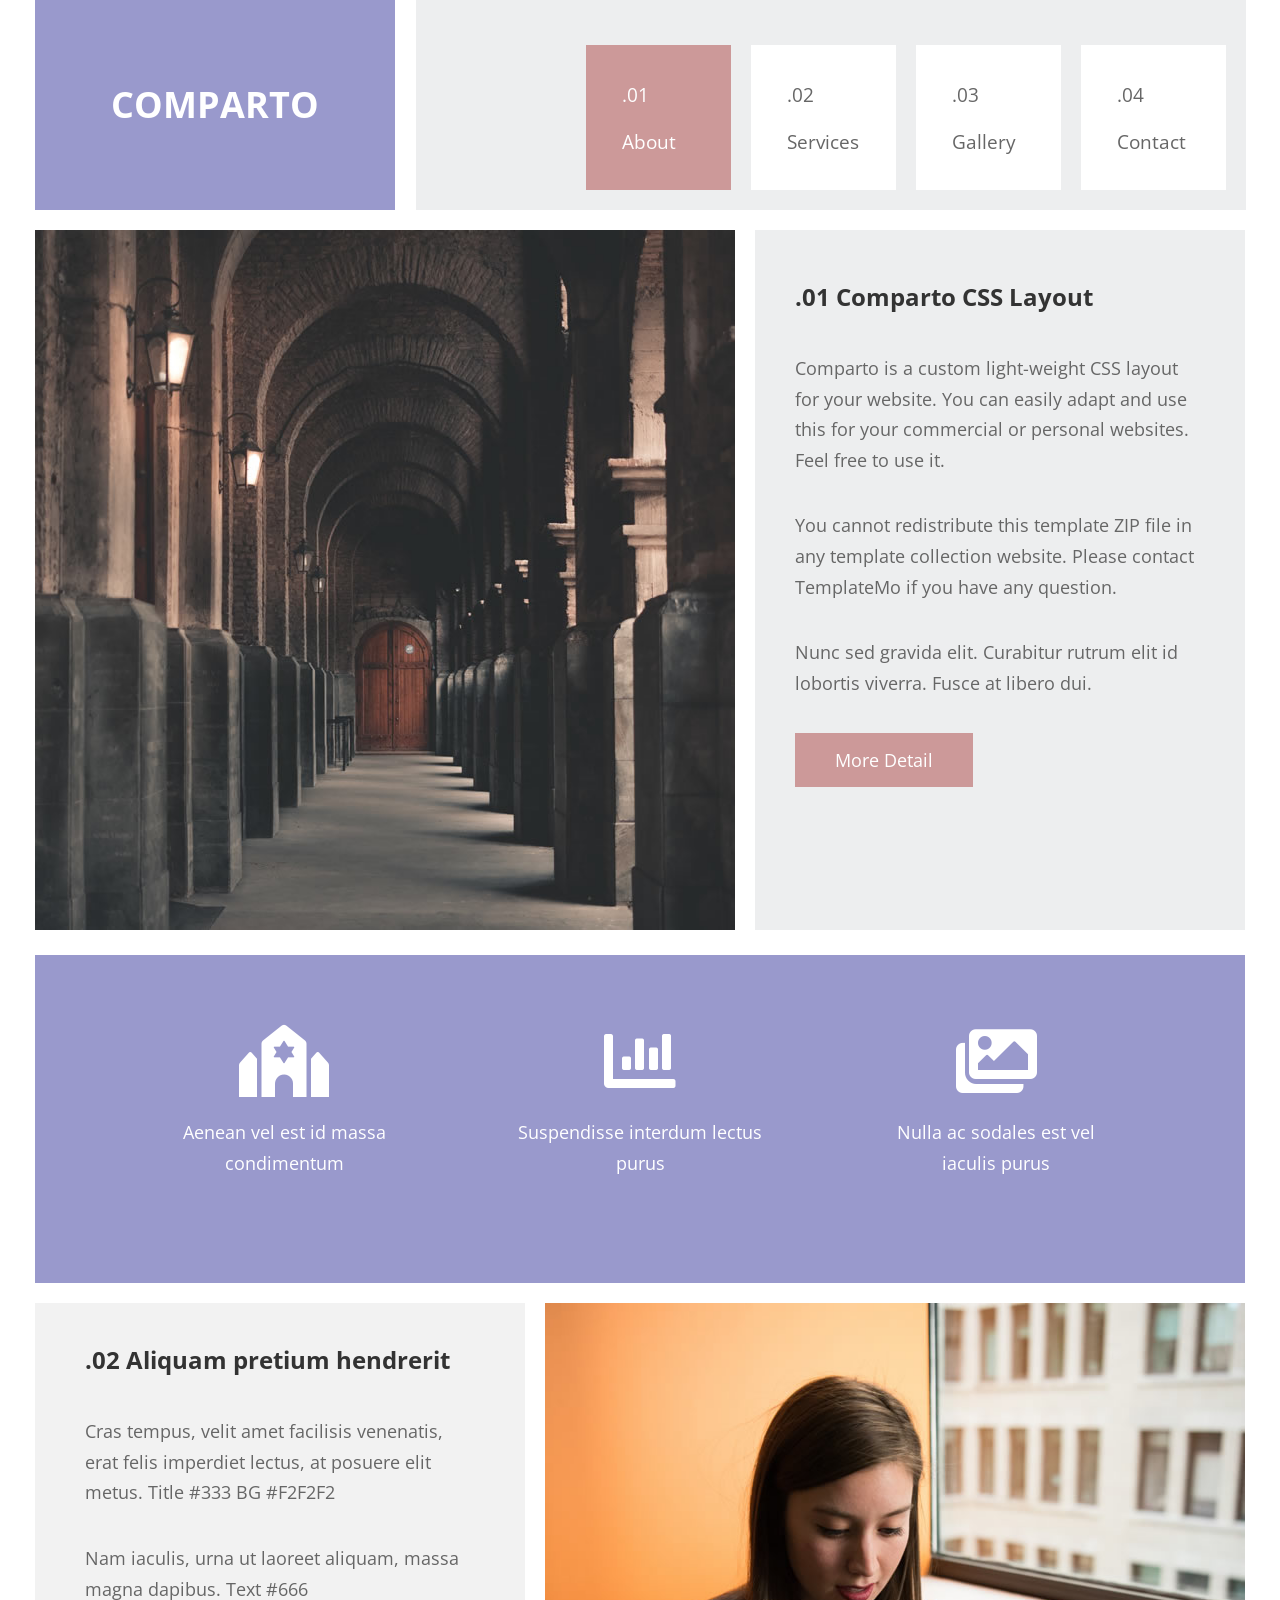
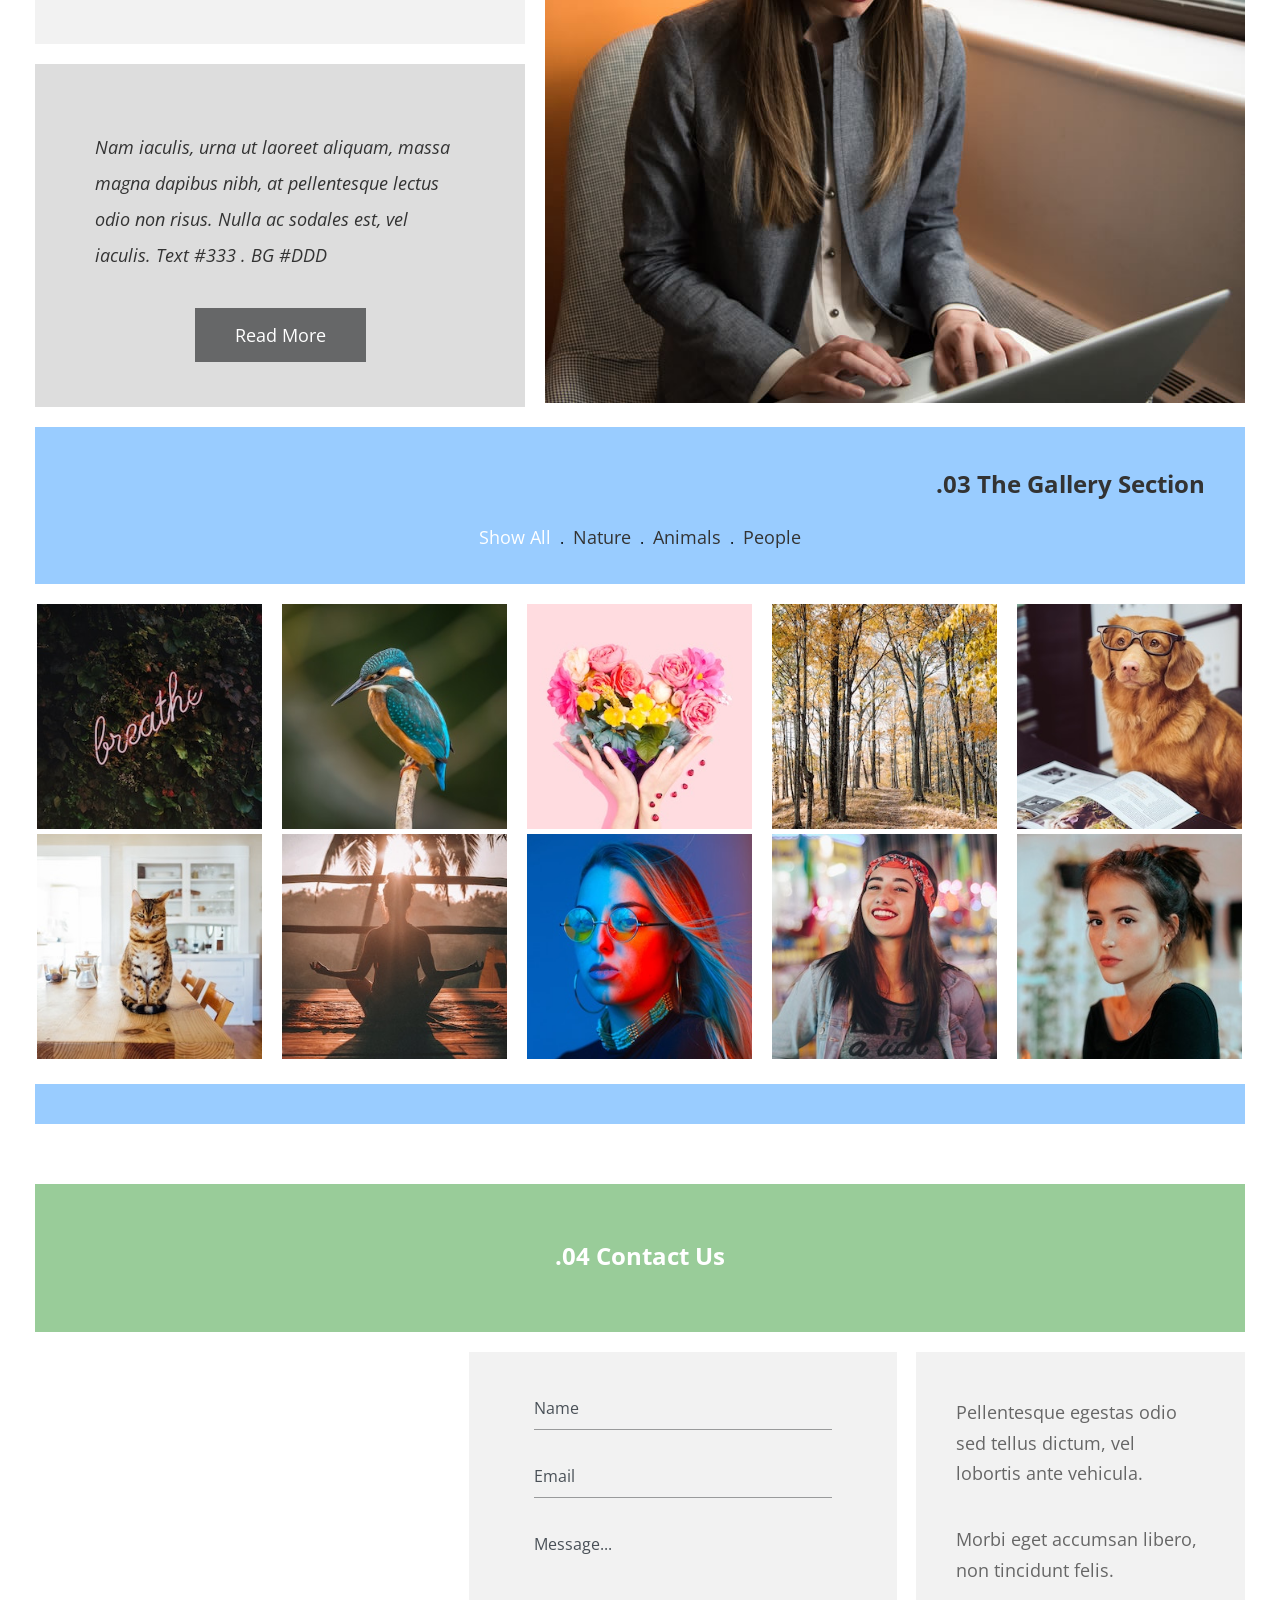
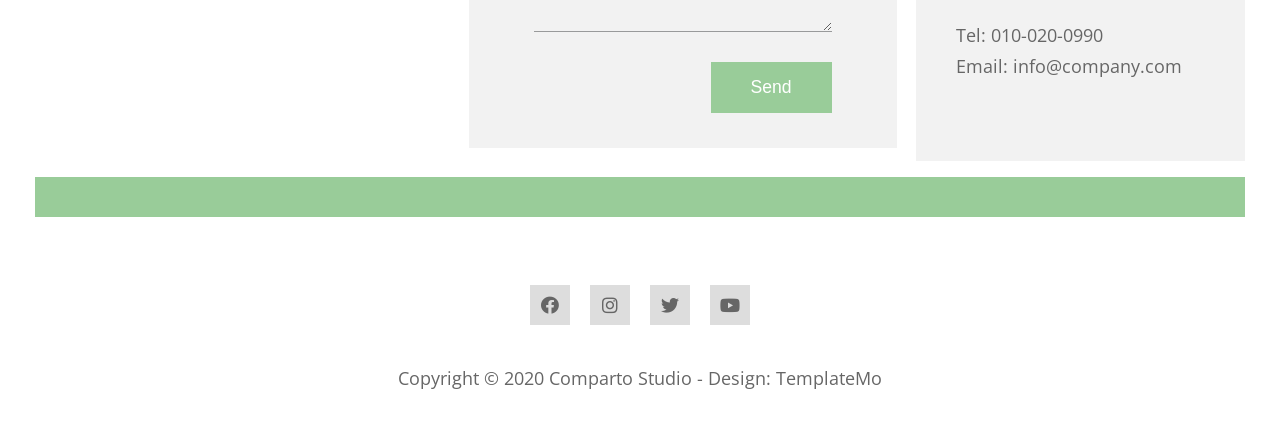
<file: work12 position/index.html>
<!DOCTYPE html>
<html lang="en">

<head>
  <meta charset="UTF-8">
  <link rel="stylesheet" href="./fontawesome/css/all.min.css">
  <link href="https://fonts.googleapis.com/css?family=Open+Sans:400" rel="stylesheet" />
  <title>Comparto HTML CSS Template</title>
  <link href="./style.css" rel="stylesheet">
</head>

<body>
  <div class="container">
    <div class="wrap header">
      <div class="header-title">COMPARTO</div>
      <div class="header-menu">
        <div class="menu-relative">
          <div class="menu-absolute">
            <div class="header-menu-item header-menu-item-active">
              <div class="header-item-num">.01</div>
              <div class="header-describ">About</div>
            </div>
            <div class="header-menu-item change">
              <div class="header-item-num">.02</div>
              <div class="header-describ">Services</div>
            </div>
            <div class="header-menu-item change">
              <div class="header-item-num">.03</div>
              <div class="header-describ">Gallery</div>
            </div>
            <div class="header-menu-item change">
              <div class="header-item-num">.04</div>
              <div class="header-describ">Contact</div>
            </div>
          </div>
        </div>
      </div>
    </div>
    <div class="wrap main">
      <div class="main-img"></div>
      <div class="main-side absolute">
        <div class="main-side-title">.01 Comparto CSS Layout</div>
        <div class="main-side-main">Comparto is a custom light-weight CSS layout for your website. You can easily adapt and use this for your commercial or personal websites. Feel free to use it.</div>
        <div class="main-side-main">You cannot redistribute this template ZIP file in any template collection website. Please contact TemplateMo if you have any question.</div>
        <div class="main-side-main">Nunc sed gravida elit. Curabitur rutrum elit id lobortis viverra. Fusce at libero dui.</div>
        <div class="main-side-bnt change">More Detail</div>
      </div>
    </div>
    <div class="wrap banner">
      <div class="icon change">
      <div class="fas fa-synagogue"></div>
      <div class="icon-describ">Aenean vel est id massa condimentum</div>
      </div>
      <div class="icon change">
      <div class="fas fa-chart-bar"></div>
      <div class="icon-describ">Suspendisse interdum lectus purus</div>
      </div>
      <div class="icon change">
      <div class="fas fa-images"></div>
      <div class="icon-describ">Nulla ac sodales est vel iaculis purus</div>
      </div>
    </div>
    <div class="wrap main">
      <div class="main-box">
        <div class="main-side-title">.02 Aliquam pretium hendrerit</div>
        <div class="main-side-main">Cras tempus, velit amet facilisis venenatis, erat felis imperdiet lectus, at posuere elit metus. Title #333 BG #F2F2F2</div>
        <div class="main-side-main">Nam iaculis, urna ut laoreet aliquam, massa magna dapibus. Text #666</div>
      </div>
      <div class="main-box italic">
        <div class="main-side-main">Nam iaculis, urna ut laoreet aliquam, massa magna dapibus nibh, at pellentesque lectus odio non risus. Nulla ac sodales est, vel iaculis. Text #333 . BG #DDD</div>
        <div class="main-side-bnt change">Read More</div>
      </div>
      <div class="main-side-img"></div>
    </div>
    <div class="wrap bluebar">
      <div class="bluebar-title">.03 The Gallery Section</div>
      <div class="bluebar-menu">
        <div class="bluebar-menu-item bluebar-active  change">Show All</div>
        <span>.</span>
        <div class="bluebar-menu-item change ">Nature</div>
        <span>.</span>
        <div class="bluebar-menu-item change ">Animals</div>
        <span>.</span>
        <div class="bluebar-menu-item change ">People</div>
      </div>
    </div>
    <div class="wrap imgbar">
      <div class="img img1">
        <div class="qq change">
          <div class="aa">
          <div class="xl">TOO <strong>CSS</strong></div> IT IS A GREAT BLOG YOU SHOULD EXPLORE.</div>
          </div>
      </div>
      <div class="img img2">
        <div class="qq change">
          <div class="aa">
          <div class="xl">TOO <strong>CSS</strong></div> IT IS A GREAT BLOG YOU SHOULD EXPLORE.</div>
          </div>
      </div>
      <div class="img img3">
        <div class="qq change">
          <div class="aa">
          <div class="xl">TOO <strong>CSS</strong></div> IT IS A GREAT BLOG YOU SHOULD EXPLORE.</div>
          </div>
      </div>
      <div class="img img4">
        <div class="qq change">
          <div class="aa">
          <div class="xl">TOO <strong>CSS</strong></div> IT IS A GREAT BLOG YOU SHOULD EXPLORE.</div>
          </div>
      </div>
      <div class="img img5">
        <div class="qq change">
          <div class="aa">
          <div class="xl">TOO <strong>CSS</strong></div> IT IS A GREAT BLOG YOU SHOULD EXPLORE.</div>
          </div>
      </div>
    
    
      <div class="img img6">
        <div class="qq change">
          <div class="aa">
          <div class="xl">TOO <strong>CSS</strong></div> IT IS A GREAT BLOG YOU SHOULD EXPLORE.</div>
          </div>
      </div>
      <div class="img img7">
        <div class="qq change">
          <div class="aa">
          <div class="xl">TOO <strong>CSS</strong></div> IT IS A GREAT BLOG YOU SHOULD EXPLORE.</div>
          </div>
      </div>
      <div class="img img8">
        <div class="qq change">
          <div class="aa">
          <div class="xl">TOO <strong>CSS</strong></div> IT IS A GREAT BLOG YOU SHOULD EXPLORE.</div>
          </div>
      </div>
      <div class="img img9">
        <div class="qq change">
          <div class="aa">
          <div class="xl">TOO <strong>CSS</strong></div> IT IS A GREAT BLOG YOU SHOULD EXPLORE.</div>
          </div>
      </div>
      <div class="img img10">
        <div class="qq change">
          <div class="aa">
          <div class="xl">TOO <strong>CSS</strong></div> IT IS A GREAT BLOG YOU SHOULD EXPLORE.</div>
          </div>
      </div>
    </div>
    <div class="wrap blue"></div>
    <div class="wrap map-title">.04 Contact Us</div>
    <div class="wrap map-main">
      <div class="map">
        <iframe src="https://www.google.com/maps/embed?pb=!1m18!1m12!1m3!1d8609.463423865513!2d120.9807035997591!3d24.869536805335045!2m3!1f0!2f0!3f0!3m2!1i1024!2i768!4f13.1!3m3!1m2!1s0x346833f965de543f%3A0x3ea296e5ba0fe0cc!2z5bCP5Y-u5Zm556eR5a245Li76aGM5qiC5ZyS!5e0!3m2!1szh-TW!2stw!4v1606902432838!5m2!1szh-TW!2stw" width="413.5" height="400" frameborder="0" style="border:0;" allowfullscreen="" aria-hidden="false" tabindex="0"></iframe>
      </div>
      <div class="form">
          <div class="formstyle">
            <input class="style" type="text" value="Name"></div>
          <div class="formstyle">
              <input class="style" type="email" value="Email"></div>
          <div class="formstyle">
            <textarea class="style" name="comments" rows="4" cols="20">Message...</textarea>
          </div>
          <div class="form-bnt change">Send</div>
      </div>

      <div class="about">
        <div class="about-main">
      Pellentesque egestas odio sed tellus dictum, vel lobortis ante vehicula.
        </div>
        <div class="about-main">
      Morbi eget accumsan libero, non tincidunt felis.
        </div>
        <div class="about-tel">Tel: <span class="change red">010-020-0990</span></div>
        <div class="about-main">Email: <span class="change red">info@company.com</span></div>
      </div>

      
  


    </div>
    <div class="wrap greenbar"></div>
    <div class="wrap foot-icon">
      <div class="change red fab fa-facebook tm-social-icon"></div>
      <div class="change red fab fa-instagram tm-social-icon"></div>
      <div class="change red fab fa-twitter tm-social-icon"></div>
      <div class="change red fab fa-youtube tm-social-icon"></div>
    </div>
    <div class="wrap copy">Copyright © 2020 Comparto Studio - Design: <span class="change red">TemplateMo</span></div>
  </div>
</body>

</html>
</file>
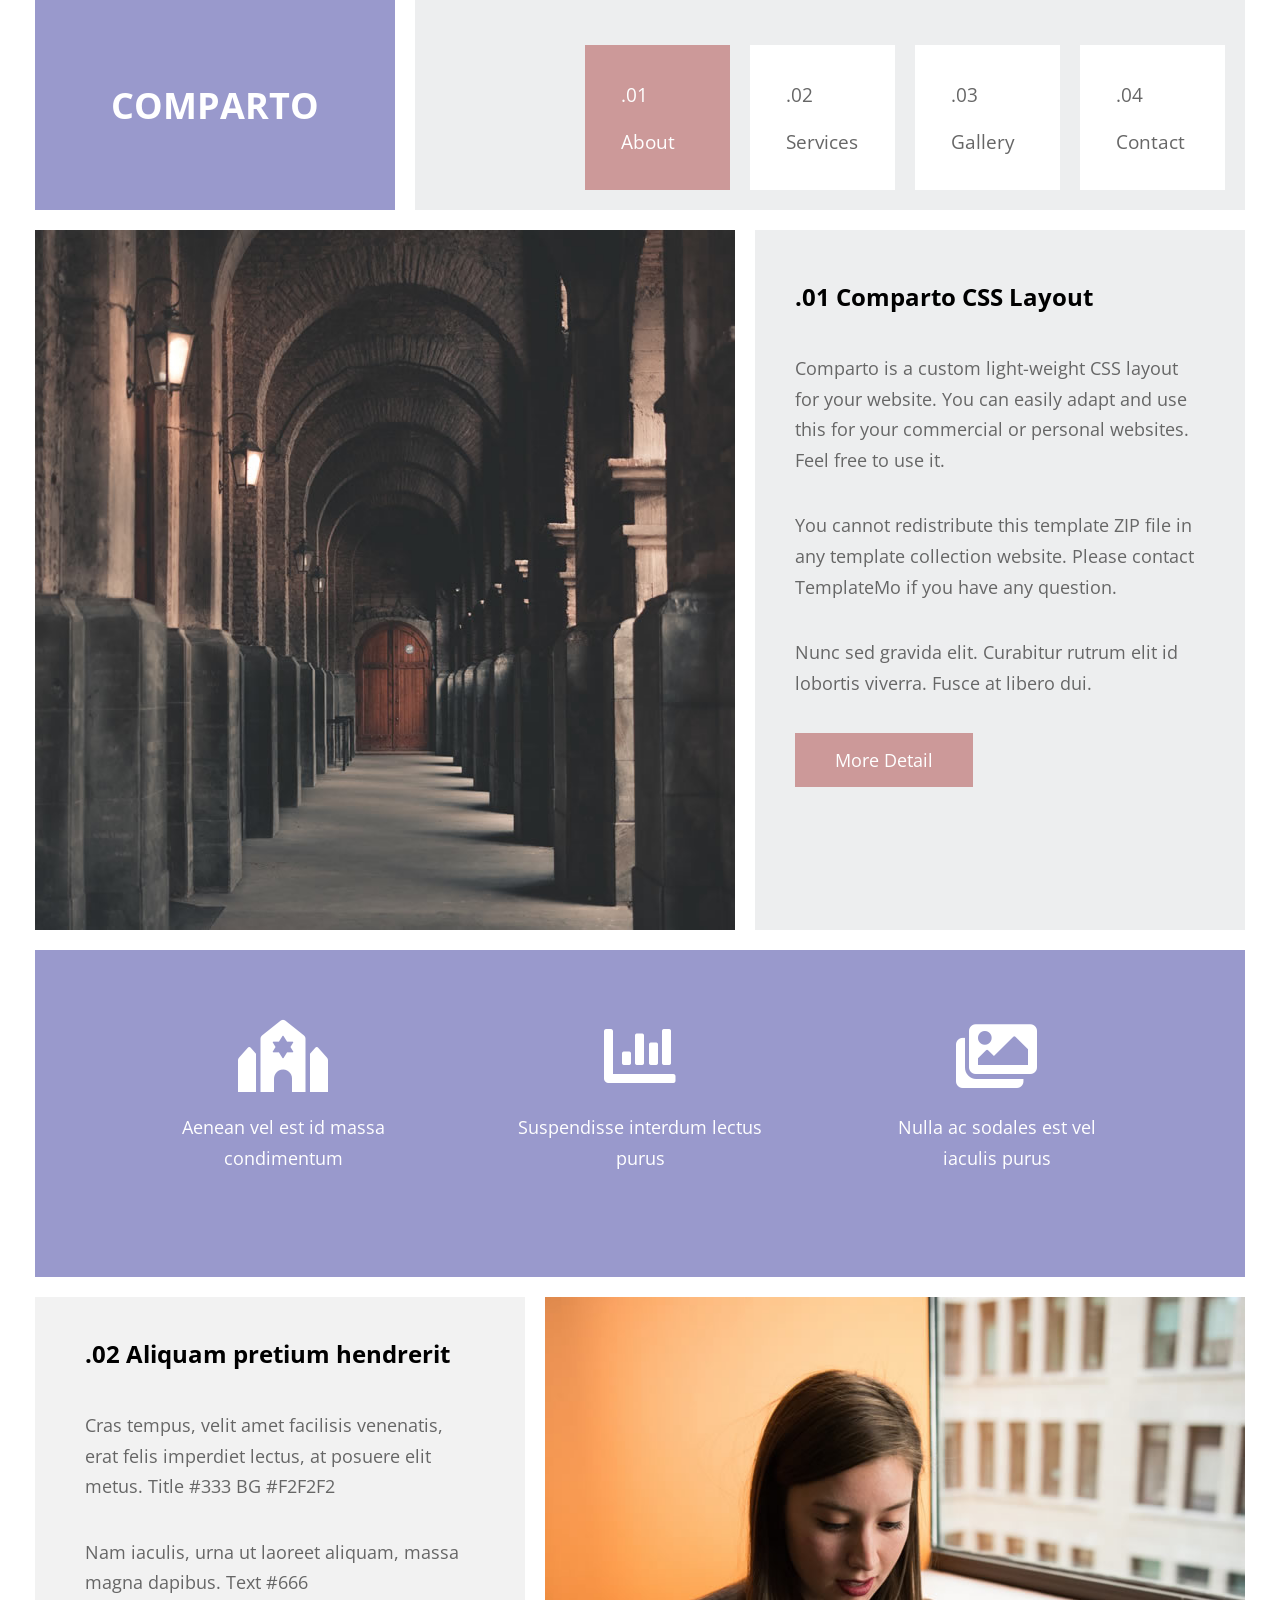
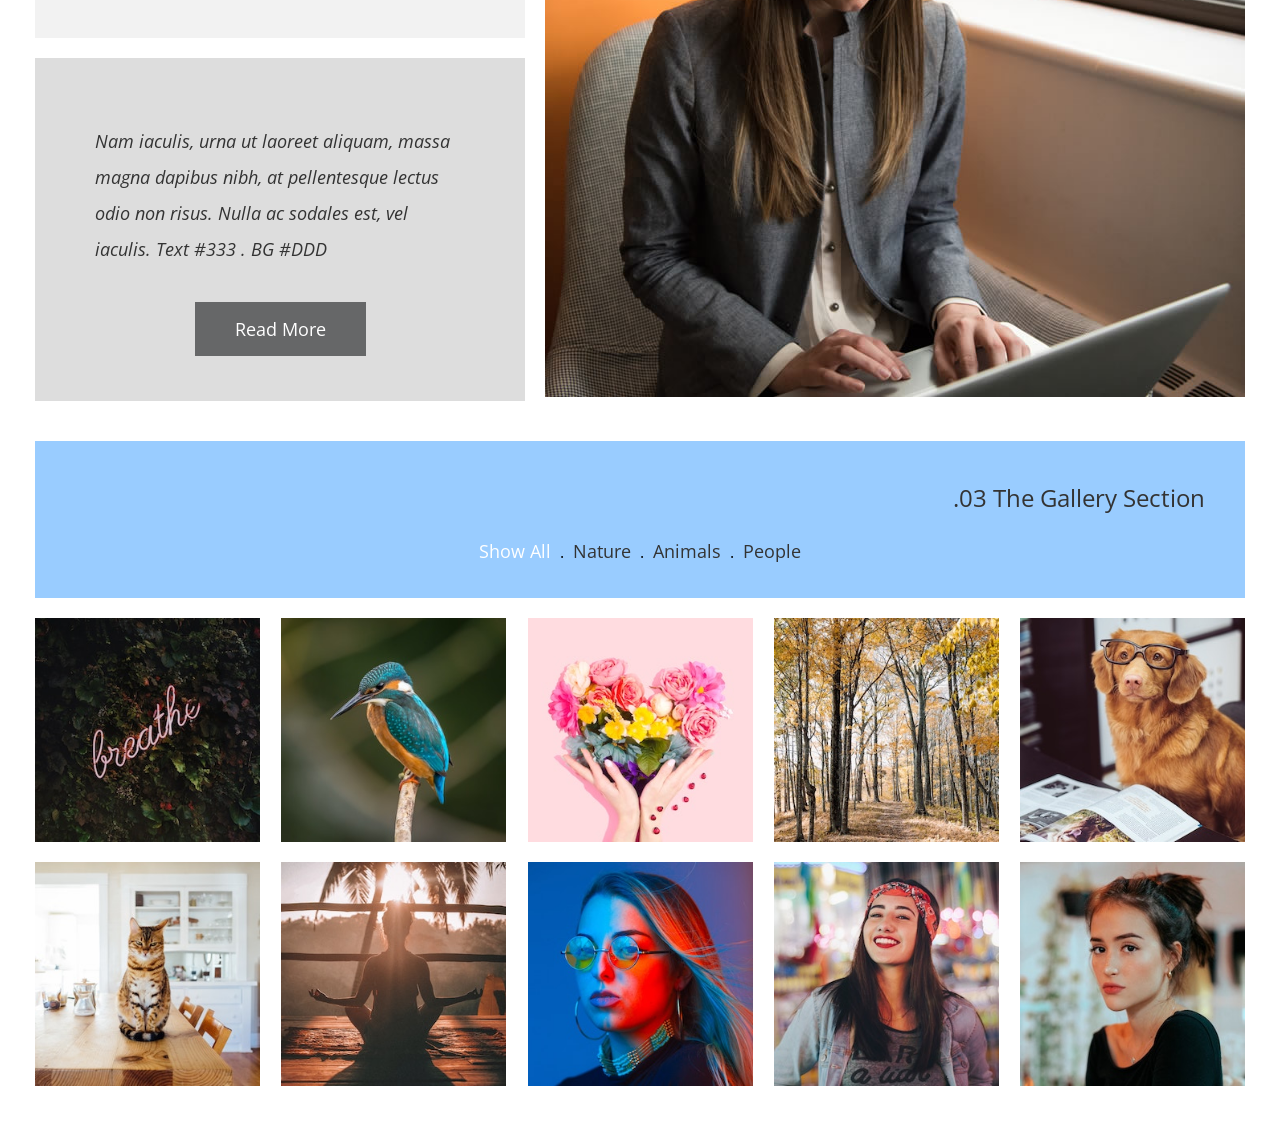
<file: work12/index.html>
<!DOCTYPE html>
<html lang="en">

<head>
  <meta charset="UTF-8">
  <link rel="stylesheet" href="./fontawesome/css/all.min.css">
  <link href="https://fonts.googleapis.com/css?family=Open+Sans:400" rel="stylesheet" />
  <title>Comparto HTML CSS Template</title>
  <link href="./style.css" rel="stylesheet">
</head>

<body>
  <div class="container">
    <div class="wrap header">
      <div class="title">COMPARTO</div>
      <div class="title-menu">
        <div class="title-menu-item item-active">
          <div class="item-num">.01</div>
          <div class="item-describ">About</div>
        </div>
        <div class="title-menu-item">
          <div class="item-num">.02</div>
          <div class="item-describ">Services</div>
        </div>
        <div class="title-menu-item">
          <div class="item-num">.03</div>
          <div class="item-describ">Gallery</div>
        </div>
        <div class="title-menu-item">
          <div class="item-num">.04</div>
          <div class="item-describ">Contact</div>
        </div>
      </div>
    </div>
    <div class="wrap content">
      <div class="content-img"></div>
      <div class="content-main">
        <div class="content-main-title">.01 Comparto CSS Layout</div>
        <div class="content-main-describ">Comparto is a custom light-weight CSS layout for your website. You can easily adapt and use this for your commercial or personal websites. Feel free to use it.</div>
        <div class="content-main-describ">You cannot redistribute this template ZIP file in any template collection website. Please contact TemplateMo if you have any question.</div>
        <div class="content-main-describ">Nunc sed gravida elit. Curabitur rutrum elit id lobortis viverra. Fusce at libero dui.</div>
        <div class="content-main-bnt">More Detail</div>
      </div>
    </div>

    <div class="wrap banner">
      <div class="icon">
      <div class="fas fa-synagogue"></div>
      <div class="icon-describ">Aenean vel est id massa condimentum</div>
      </div>
      <div class="icon">
      <div class="fas fa-chart-bar"></div>
      <div class="icon-describ">Suspendisse interdum lectus purus</div>
      </div>
      <div class="icon">
      <div class="fas fa-images"></div>
      <div class="icon-describ">Nulla ac sodales est vel iaculis purus</div>
      </div>
    </div>
    
    <div class="wrap main">
      <div class="main-side">
          <div class="side-box">
          <div class="main-title">.02 Aliquam pretium hendrerit</div>
          <div class="main-describ">Cras tempus, velit amet facilisis venenatis, erat felis imperdiet lectus, at posuere elit metus. Title #333 BG #F2F2F2</div>
          <div class="main-describ">Nam iaculis, urna ut laoreet aliquam, massa magna dapibus. Text #666</div>
        </div>
        <div class="side-box italic">
          <div class="main-describ">Nam iaculis, urna ut laoreet aliquam, massa magna dapibus nibh, at pellentesque lectus odio non risus. Nulla ac sodales est, vel iaculis. Text #333 . BG #DDD</div>
          <div class="main-bnt">Read More</div>
        </div>
      </div>
      <div class="main-img"></div>
  </div>

  <div class="wrap blue-banner">
    <div class="blue-banner-title">.03 The Gallery Section</div>
    <div class="blue-banner-menu">
      <div class="banner-menu-item menu-iten-avctive">Show All</div>
      <span>.</span>
      <div class="banner-menu-item">Nature</div>
      <span>.</span>
      <div class="banner-menu-item">Animals</div>
      <span>.</span>
      <div class="banner-menu-item">People</div>
    </div>
  </div>
  <div class="wrap img-box">
    <img class="img" src="./example/img/gallery/gallery-item-01.jpg">
    <img class="img" src="./example/img/gallery/gallery-item-02.jpg">
    <img class="img" src="./example/img/gallery/gallery-item-03.jpg">
    <img class="img" src="./example/img/gallery/gallery-item-04.jpg">
    <img class="img" src="./example/img/gallery/gallery-item-05.jpg">
    <img class="img" src="./example/img/gallery/gallery-item-06.jpg">
    <img class="img" src="./example/img/gallery/gallery-item-07.jpg">
    <img class="img" src="./example/img/gallery/gallery-item-08.jpg">
    <img class="img" src="./example/img/gallery/gallery-item-09.jpg">
    <img class="img" src="./example/img/gallery/gallery-item-10.jpg">
  </div>
</body>

</html>
</file>
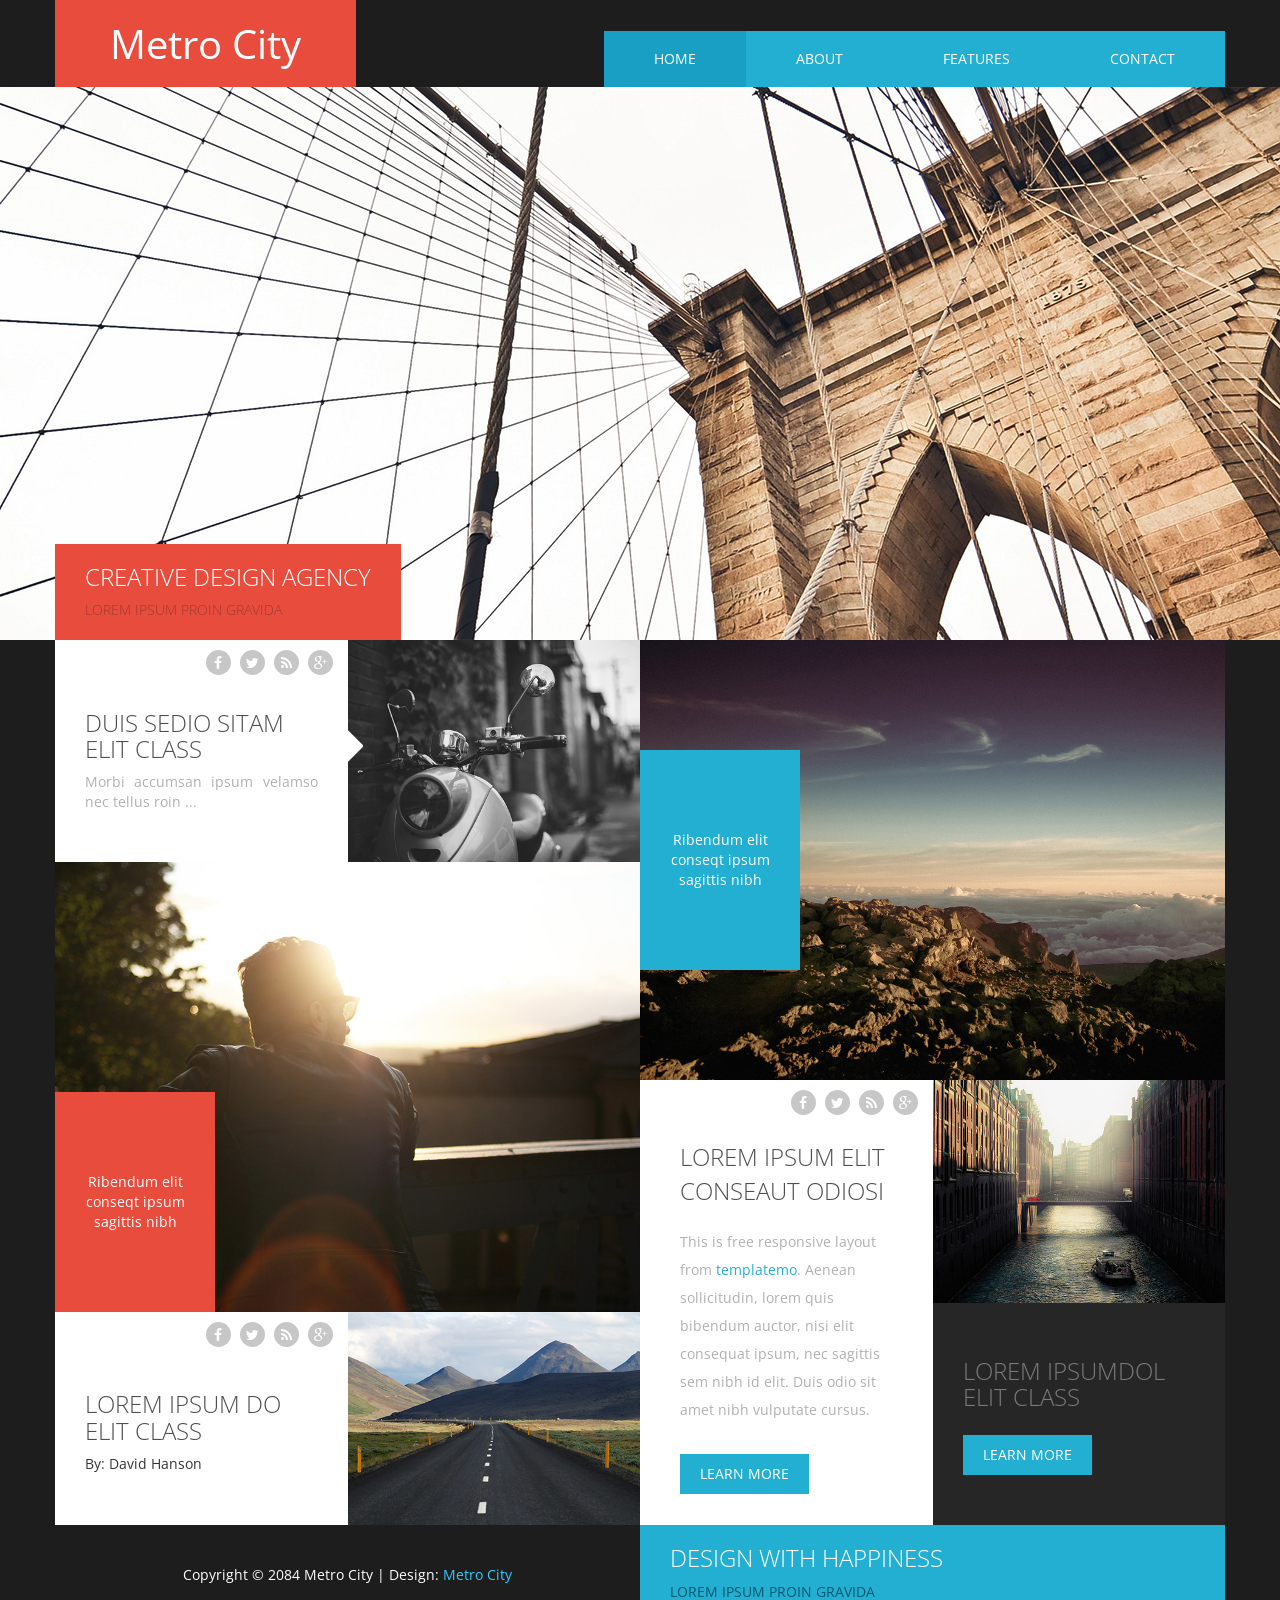
<file: work13/index.html>
<!DOCTYPE html>
<html lang="en">
<head>
<!--
Metro City Template
http://www.templatemo.com/tm-470-metro-city
-->
	<meta charset="utf-8">
	<meta http-equiv="X-UA-Compatible" content="IE=edge">
	<meta name="viewport" content="width=device-width, initial-scale=1">
	<title>Metro City - templatemo</title>
	<link href='http://fonts.googleapis.com/css?family=Open+Sans:400,300,400italic,600,700' rel='stylesheet' type='text/css'>
	<link href="css/bootstrap.min.css" rel="stylesheet">
	<link href="css/font-awesome.min.css" rel="stylesheet">
	<link href="css/templatemo-style.css" rel="stylesheet">

	<!-- HTML5 shim and Respond.js for IE8 support of HTML5 elements and media queries -->
	<!-- WARNING: Respond.js doesn't work if you view the page via file:// -->
    <!--[if lt IE 9]>
    <script src="https://oss.maxcdn.com/html5shiv/3.7.2/html5shiv.min.js"></script>
    <script src="https://oss.maxcdn.com/respond/1.4.2/respond.min.js"></script>
    <![endif]-->

</head>
<body>
	<div class="container">
		<div class="row">
			<div class="tm-header">
				<a href="index.html" class="tm-site-name">Metro City</a>
				<div class="mobile-menu-icon">
	              <i class="fa fa-bars"></i>
	            </div>
				<nav class="tm-nav">
					<ul>
						<li><a href="index.html" class="active">Home</a></li>
						<li><a href="about.html">About</a></li>
						<li><a href="features.html">Features</a></li>
						<li><a href="contact.html">Contact</a></li>
					</ul>
				</nav>
			</div>			
		</div>		
	</div>
	<div class="tm-banner tm-bn-1">
		<div class="container">
			<div class="row">
				<div class="tm-banner-text">
					<div class="tm-banner-text-inner">
						<h1 class="tm-banner-title">Creative Design Agency</h1>
						<p class="tm-banner-description">Lorem Ipsum Proin Gravida</p>
					</div>	
				</div>			
			</div>			
		</div>			
	</div>	
	<div class="container">
		<div class="row">
			<div class="tm-blocks-container">
				<div class="tm-home-left">
					<div class="tm-2-columns">						
						<div class="tm-home-block-small tm-img-text tm-position-relative tm-white-box">
							<div class="tm-social-icons-container">
								<a href="#"><i class="tm-social-icon fa fa-facebook"></i></a>
								<a href="#"><i class="tm-social-icon fa fa-twitter"></i></a>
								<a href="#"><i class="tm-social-icon fa fa-rss"></i></a>
								<a href="#"><i class="tm-social-icon fa fa-google-plus"></i></a>
							</div>
							<h2 class="tm-h2">Duis Sedio Sitam Elit Class</h2>
							<p class="text-justify tm-gray-text">Morbi accumsan ipsum velamso nec tellus roin ...</p>	
						</div>
						<div class="tm-home-block-small tm-position-relative">
							<i class="fa fa-4x fa-caret-right tm-triangle-right"></i>
							<img src="img/home-1.jpg" alt="image" class="tm-home-img-1">	
						</div>										
					</div>					
					<div class="tm-home-block-big tm-position-relative">
						<div class="tm-red-box tm-img-overlay tm-img-overlay-1">
							<p>Ribendum elit conseqt ipsum sagittis nibh</p>	
						</div>						
						<img src="img/home-3.jpg" alt="image" class="img-responsive">
					</div>
					<div class="tm-2-columns">						
						<div class="tm-home-block-small tm-img-text tm-position-relative tm-white-box">
							<div class="tm-social-icons-container">
								<a href="#"><i class="tm-social-icon fa fa-facebook"></i></a>
								<a href="#"><i class="tm-social-icon fa fa-twitter"></i></a>
								<a href="#"><i class="tm-social-icon fa fa-rss"></i></a>
								<a href="#"><i class="tm-social-icon fa fa-google-plus"></i></a>
							</div>
							<h2 class="tm-h2">Lorem Ipsum Do Elit Class</h2>
							<p>By: David Hanson</p>
						</div>				
						<div class="tm-home-block-small tm-position-relative">
							<img src="img/home-5.jpg" alt="image" class="tm-home-img-1">		
						</div>						
					</div>
				</div>			
				<div class="tm-home-right">
					<div class="tm-home-block-big tm-position-relative tm-home-img-big-2-container">
						<div class="tm-blue-box tm-img-overlay tm-img-overlay-2">
							<p>Ribendum elit conseqt ipsum sagittis nibh</p>	
						</div>						
						<img src="img/home-2.jpg" alt="image" class="img-responsive">
					</div>
					<div class="tm-home-block-big tm-2-columns-tall">
						<div class="col tm-intro-container tm-position-relative tm-white-box">
							<div class="tm-social-icons-container">
								<a href="#"><i class="tm-social-icon fa fa-facebook"></i></a>
								<a href="#"><i class="tm-social-icon fa fa-twitter"></i></a>
								<a href="#"><i class="tm-social-icon fa fa-rss"></i></a>
								<a href="#"><i class="tm-social-icon fa fa-google-plus"></i></a>
							</div>
							<h2 class="tm-h2 tm-intro-title">Lorem Ipsum Elit Conseaut Odiosi</h2>
							<p class="tm-gray-text tm-intro-description">This is free responsive layout from <span class="tm-blue-text">templatemo</span>. Aenean sollicitudin, lorem quis bibendum auctor, nisi elit consequat ipsum, nec sagittis sem nibh id elit. Duis odio sit amet nibh vulputate cursus.</p>
							<a href="#" class="tm-button tm-blue-button margin-top-30">Learn More</a>				
						</div>
						<div class="col tm-2-rows tm-2-rows-2">
							<div class="tm-home-block-small tm-home-img-1-container">
								<img src="img/home-4.jpg" alt="image" class="tm-home-img-1">	
							</div>							
							<div class="tm-home-block-small padding-30 tm-dark-box tm-dark-box-img-text">
								<h2 class="tm-h2 tm-dark-gray-text">Lorem Ipsumdol Elit Class</h2>
						        <a href="#" class="tm-button tm-blue-button margin-top-15">Learn More</a>
						    </div>	
						</div>						
					</div>					
				</div>
			</div>			
		</div>		
		<div class="row">
			<div class="tm-block-2-container">			
				
				<div class="tm-block-2 tm-block-order-2">
					<div class="tm-footer-block tm-blue-box tm-footer-text-container">
						<h3 class="tm-footer-text-title">Design With Happiness</h3>
						<p class="tm-footer-text-description">Lorem Ipsum Proin Gravida</p>
					</div>
				</div>	
				<div class="tm-block-2 tm-block-order-1">
					<p class="tm-footer-block tm-copyright-text">
                    	Copyright &copy; 2084 Metro City 
                    	| Design: <a rel="nofollow" href="http://www.templatemo.com/tm-470-metro-city" target="_parent">Metro City</a>
                    </p>
				</div>			
			</div>				
		</div>			  			  	
	</div>
	
	<script type="text/javascript" src="js/jquery-1.11.2.min.js"></script>      <!-- jQuery -->
	<script type="text/javascript" src="js/templatemo-script.js"></script>      <!-- Templatemo Script -->

</body>
</html>
</file>
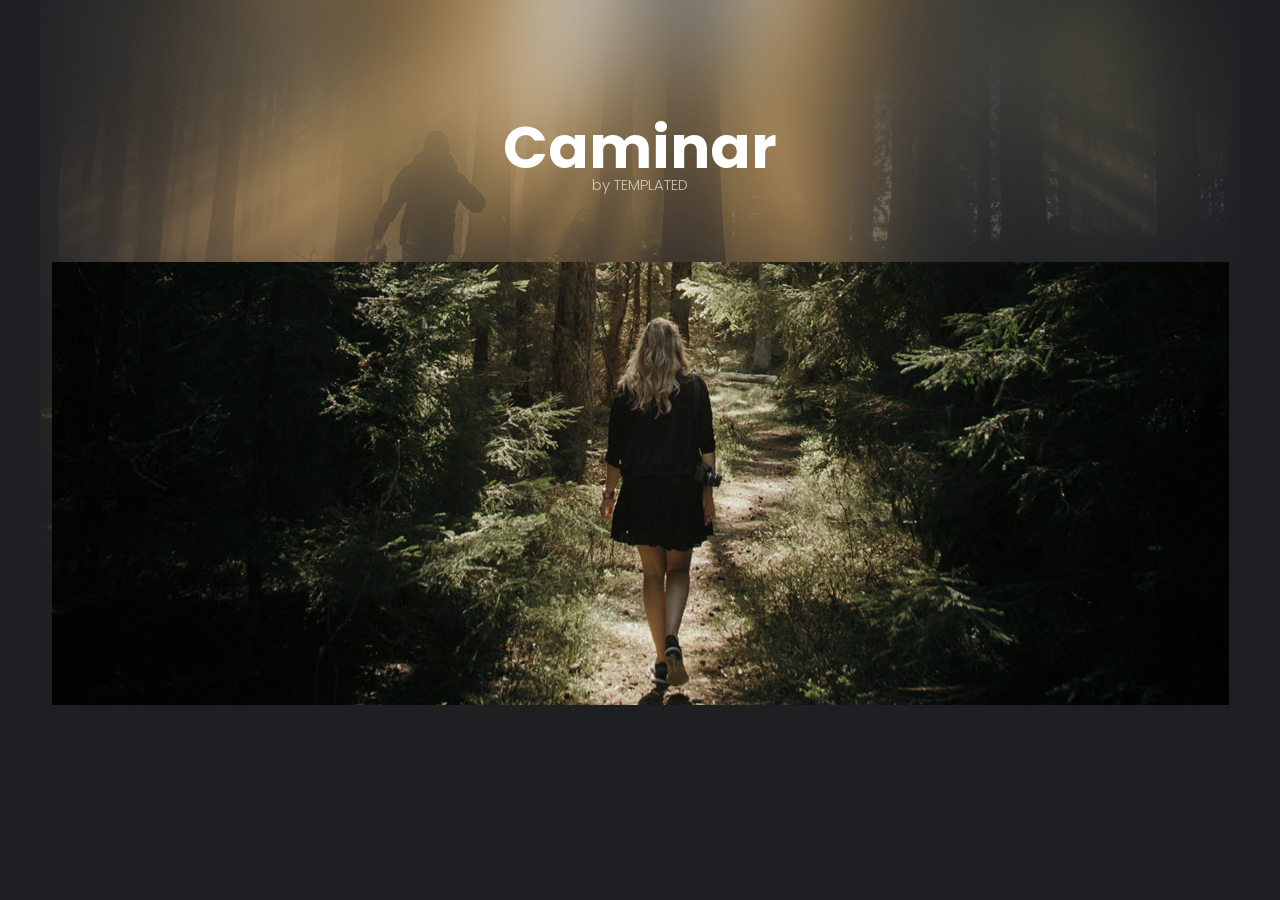
<file: work4/index.html>
<!DOCTYPE html>

<html>
<head>
<title>index</title>

<link rel="stylesheet" href="https://cdnjs.cloudflare.com/ajax/libs/font-awesome/4.7.0/css/font-awesome.css" integrity="sha512-5A8nwdMOWrSz20fDsjczgUidUBR8liPYU+WymTZP1lmY9G6Oc7HlZv156XqnsgNUzTyMefFTcsFH/tnJE/+xBg==" crossorigin="anonymous" />
<link href="style.css" rel="stylesheet" type="text/css" media="all" />
</head>

<body>
    <div class="header">
        <div class="logo">Caminar</div>
        <span>by TEMPLATED</span>
    </div>
    <div class="img-card">
    <div class="img1"><img src="./images/pic02.jpg"> </div>
    </div>
</body>
</file>
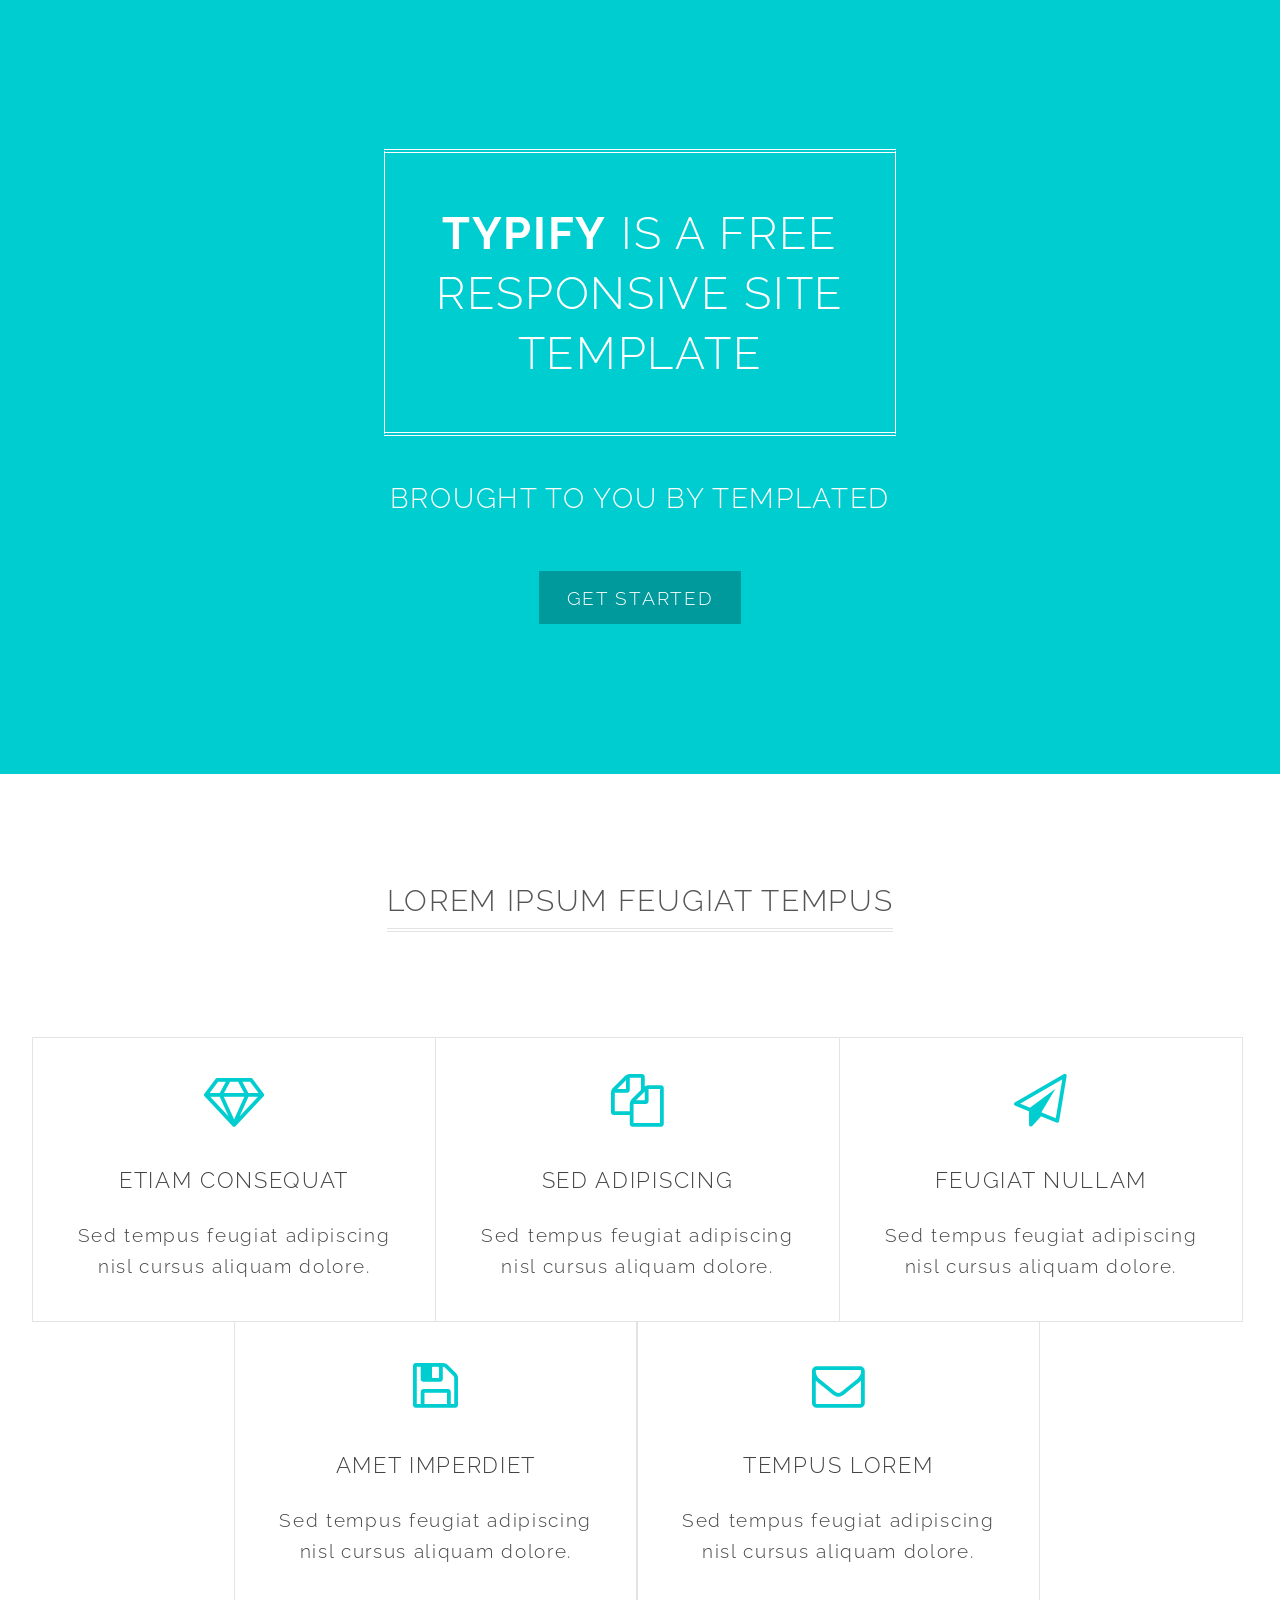
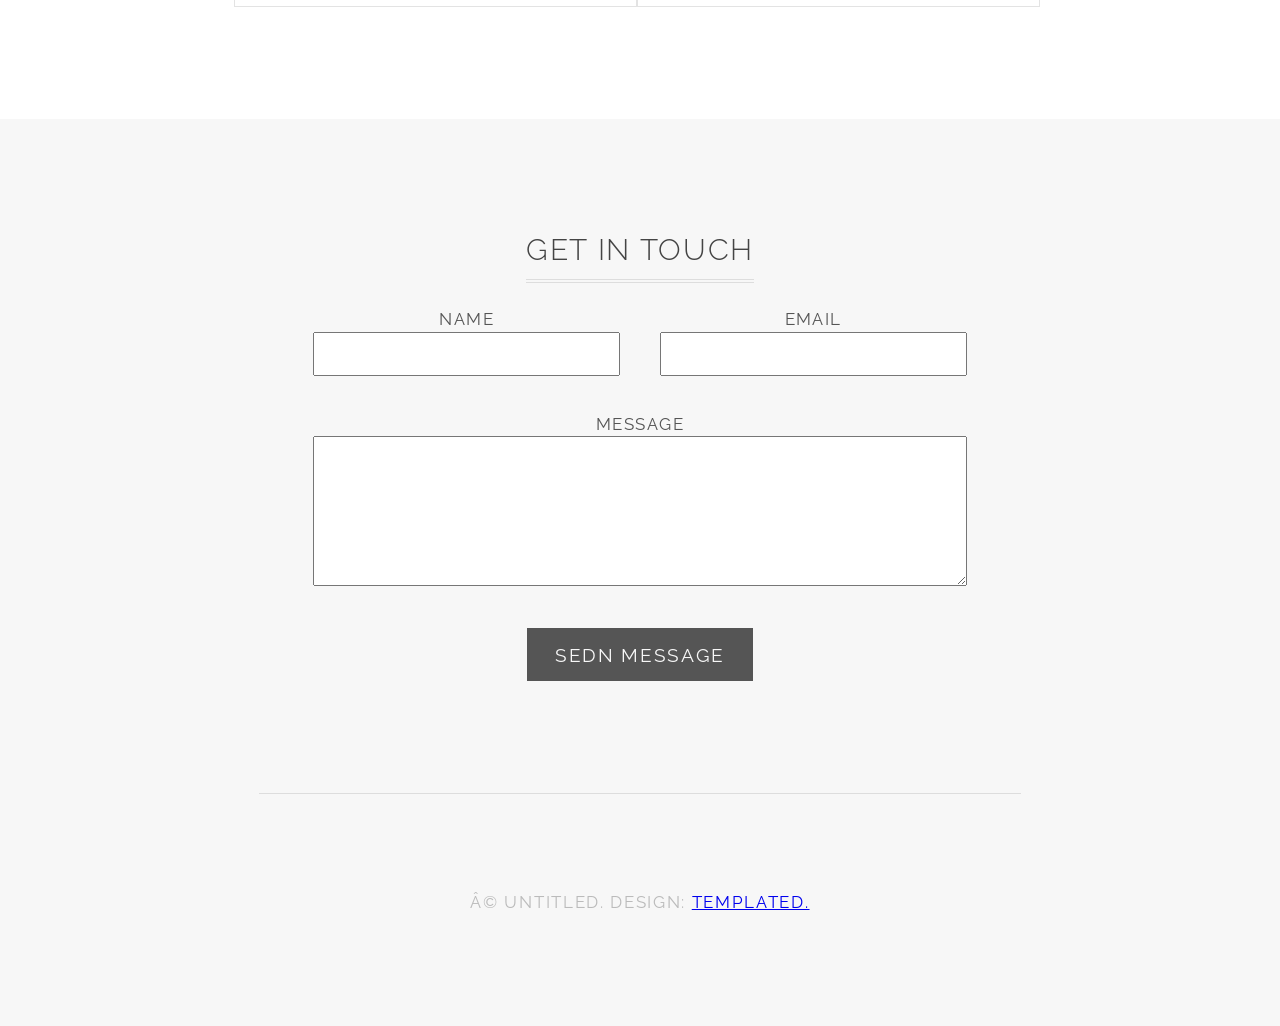
<file: work5/index.html>
<!DOCTYPE html>

<html>
<head>
<title>index</title>
<link href="http://fonts.googleapis.com/css?family=Raleway:300,700" rel="stylesheet" />
<link rel="stylesheet" href="https://cdnjs.cloudflare.com/ajax/libs/font-awesome/4.7.0/css/font-awesome.css" integrity="sha512-5A8nwdMOWrSz20fDsjczgUidUBR8liPYU+WymTZP1lmY9G6Oc7HlZv156XqnsgNUzTyMefFTcsFH/tnJE/+xBg==" crossorigin="anonymous" />
<link href="style.css" rel="stylesheet" type="text/css" media="all" />
</head>

<body>
    <div class="banner">
        <div class="banner-title">
            <strong>TYPIFY</strong> IS A FREE </br>RESPONSIVE SITE TEMPLATE</div>
        <div class="banner-main">BROUGHT TO YOU BY TEMPLATED</div>
        <div class="banner-button">GET STARTED</div>
    </div>

    <div class="banner2">
        <div class="banner2-title">
            LOREM IPSUM FEUGIAT TEMPUS
        </div>
        <div class="cards">
            <div class="card top">
                <div class="fa fa-diamond"></div>
                <div class="card-title">ETIAM CONSEQUAT</div>
                <div class="card-main">Sed tempus feugiat adipiscing nisl cursus aliquam dolore.</div>
            </div>
            <div class="card top">
                <div class="fa fa-copy"></div>
                <div class="card-title">SED ADIPISCING</div>
                <div class="card-main">Sed tempus feugiat adipiscing nisl cursus aliquam dolore.</div>
            </div>
            <div class="card top">
                <div class="fa fa-paper-plane-o"></div>
                <div class="card-title">FEUGIAT NULLAM</div>
                <div class="card-main">Sed tempus feugiat adipiscing nisl cursus aliquam dolore.</div>
            </div>
            <div class="card down">
                <div class="fa fa-save"></div>
                <div class="card-title">AMET IMPERDIET</div>
                <div class="card-main">Sed tempus feugiat adipiscing nisl cursus aliquam dolore.</div>
            </div>
            <div class="card down">
                <div class="fa fa-envelope-o"></div>
                <div class="card-title">TEMPUS LOREM</div>
                <div class="card-main">Sed tempus feugiat adipiscing nisl cursus aliquam dolore.</div>
            </div>
        </div>
        <div class="form">
            <div class="form1">
                <div>
                <div class="form-title">GET IN TOUCH</div></div>
                <div class="flex">
                <div class="form-input">
                    <div class="form-text">NAME</div>
                    <input name="name" type="text">
                </div>
                <div class="form-input">
                    <div class="form-text">EMAIL</div>
                    <input name="email" type="email">
                </div>
                </div>
                <div class="form-message ">
                    <div class="form-text">MESSAGE</div>
                    <textarea name="message" rows="4"></textarea>
                </div>
                <div class="form-button">SEDN MESSAGE</div>
            </div>

            <div class="copy">© UNTITLED. DESIGN: <a href="#">TEMPLATED.</a></div>
        </div>
    </div>


</body>

</html>
</file>
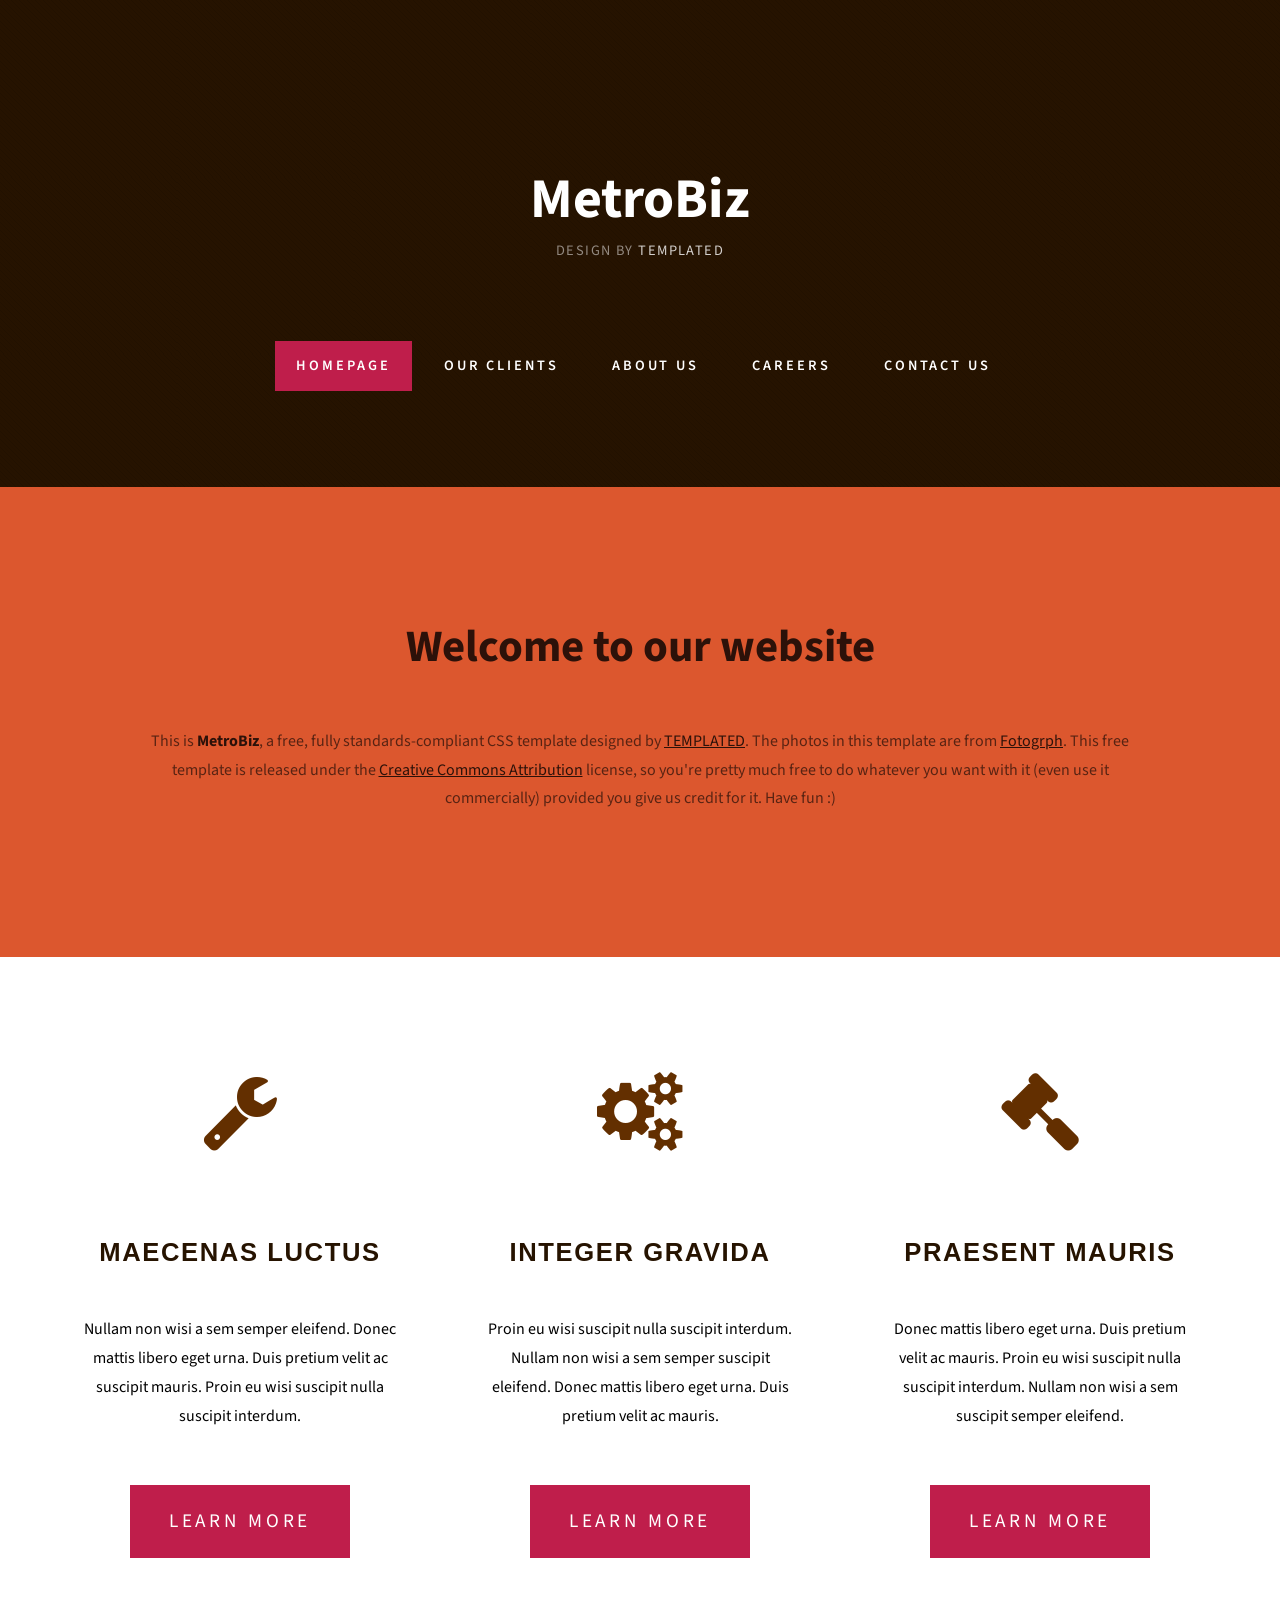
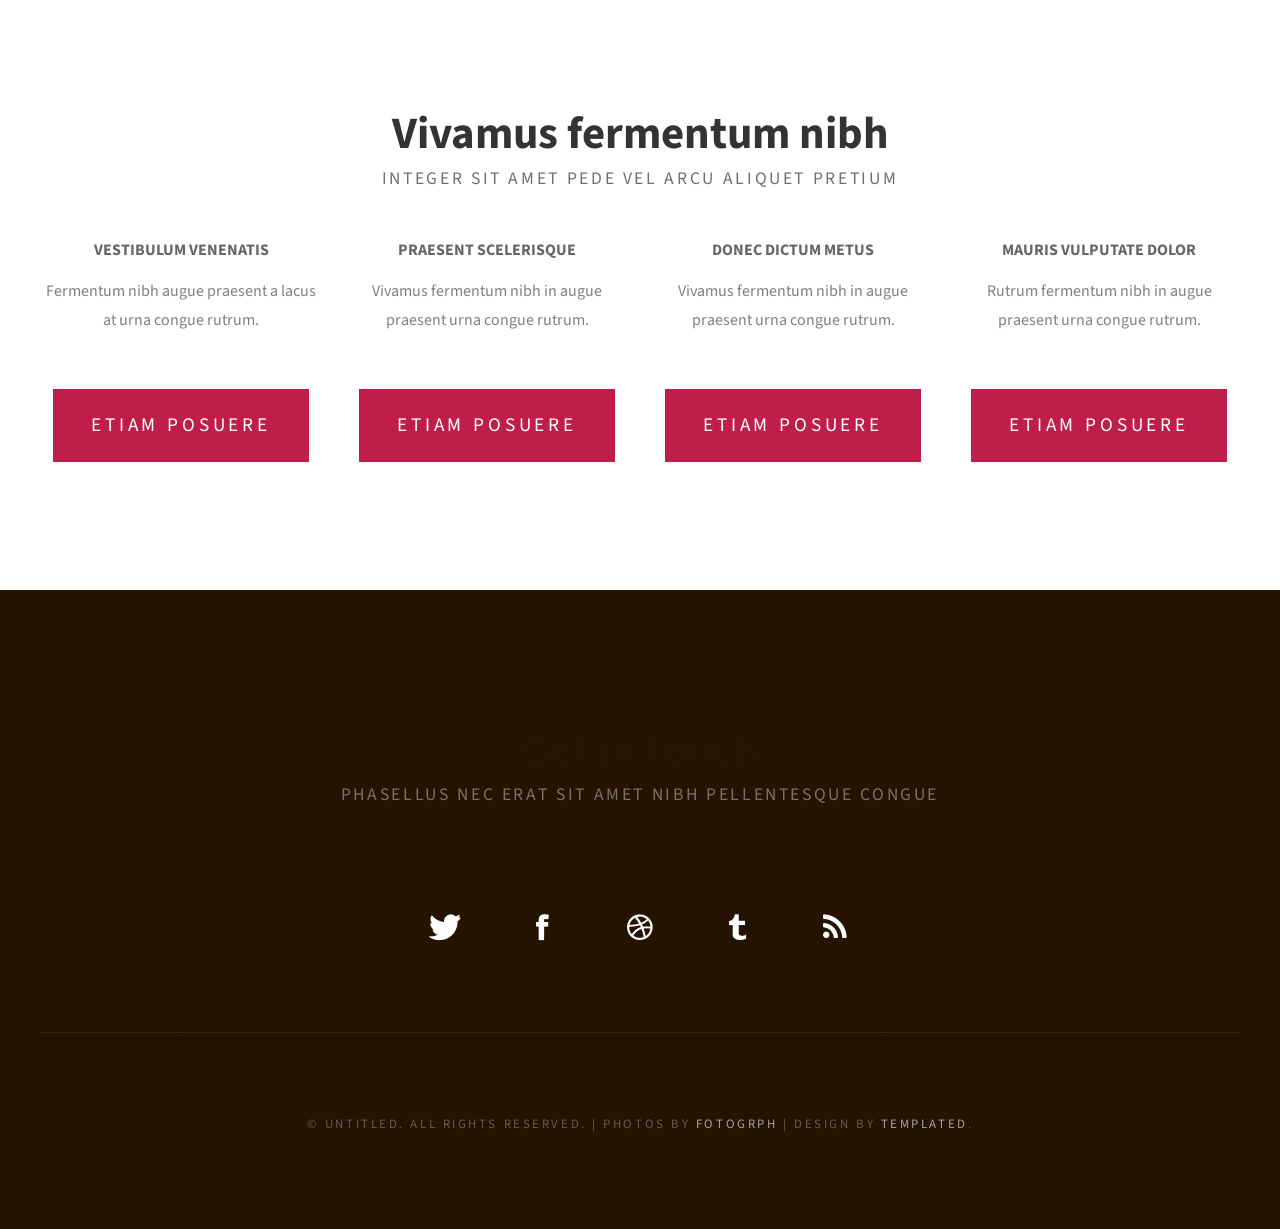
<file: work1/example/index.html>
<!DOCTYPE html PUBLIC "-//W3C//DTD XHTML 1.0 Strict//EN" "http://www.w3.org/TR/xhtml1/DTD/xhtml1-strict.dtd">
<!--
Design by TEMPLATED
http://templated.co
Released for free under the Creative Commons Attribution License

Name       : MetroBiz 
Description: A two-column, fixed-width design with dark color scheme.
Version    : 1.0
Released   : 20140207

-->
<html xmlns="http://www.w3.org/1999/xhtml">
<head>
<meta http-equiv="Content-Type" content="text/html; charset=utf-8" />
<title></title>
<meta name="keywords" content="" />
<meta name="description" content="" />
<link href="http://fonts.googleapis.com/css?family=Source+Sans+Pro:200,300,400,600,700,900" rel="stylesheet" />
<link href="default.css" rel="stylesheet" type="text/css" media="all" />
<link href="fonts.css" rel="stylesheet" type="text/css" media="all" />

<!--[if IE 6]><link href="default_ie6.css" rel="stylesheet" type="text/css" /><![endif]-->

</head>
<body>
<div id="header-wrapper">
	<div id="header" class="container">
		<div id="logo">
			<h1><a href="#">MetroBiz</a></h1>
			<span>Design by <a href="http://templated.co" rel="nofollow">TEMPLATED</a></span>
		</div>
		<div id="menu">
			<ul>
				<li class="current_page_item"><a href="#" accesskey="1" title="">Homepage</a></li>
				<li><a href="#" accesskey="2" title="">Our Clients</a></li>
				<li><a href="#" accesskey="3" title="">About Us</a></li>
				<li><a href="#" accesskey="4" title="">Careers</a></li>
				<li><a href="#" accesskey="5" title="">Contact Us</a></li>
			</ul>
		</div>
	</div>
</div>
<div id="wrapper2">
	<div id="welcome" class="container">
		<div class="title">
			<h2>Welcome to our website</h2>
		</div>
		<p>This is <strong>MetroBiz</strong>, a free, fully standards-compliant CSS template designed by <a href="http://templated.co" rel="nofollow">TEMPLATED</a>. The photos in this template are from <a href="http://fotogrph.com/"> Fotogrph</a>. This free template is released under the <a href="http://templated.co/license">Creative Commons Attribution</a> license, so you're pretty much free to do whatever you want with it (even use it commercially) provided you give us credit for it. Have fun :) </p>
	</div>
</div>
<div id="wrapper3">
<div id="three-column" class="container">
	<div><span class="arrow-down"></span></div>
	<div id="tbox1"> <span class="icon icon-wrench"></span>
		<div class="title">
			<h2>Maecenas luctus</h2>
		</div>
		<p>Nullam non wisi a sem semper eleifend. Donec mattis libero eget urna. Duis pretium velit ac suscipit mauris. Proin eu wisi suscipit nulla suscipit interdum.</p>
		<a href="#" class="button">Learn More</a> </div>
	<div id="tbox2"> <span class="icon icon-cogs"></span>
		<div class="title">
			<h2>Integer gravida</h2>
		</div>
		<p>Proin eu wisi suscipit nulla suscipit interdum. Nullam non wisi a sem semper suscipit eleifend. Donec mattis libero eget urna. Duis pretium velit ac mauris.</p>
		<a href="#" class="button">Learn More</a> </div>
	<div id="tbox3"> <span class="icon icon-legal"></span>
		<div class="title">
			<h2>Praesent mauris</h2>
		</div>
		<p>Donec mattis libero eget urna. Duis pretium velit ac mauris. Proin eu wisi suscipit nulla suscipit interdum. Nullam non wisi a sem suscipit semper eleifend.</p>
		<a href="#" class="button">Learn More</a> </div>
</div>	<div id="portfolio" class="container">
		<div class="title">
			<h2>Vivamus fermentum nibh</h2>
			<span class="byline">Integer sit amet pede vel arcu aliquet pretium</span> </div>
		<div class="column1">
			<div class="box"> 
				<h3>Vestibulum venenatis</h3>
				<p>Fermentum nibh augue praesent a lacus at urna congue rutrum.</p>
				<a href="#" class="button button-small">Etiam posuere</a> </div>
		</div>
		<div class="column2">
			<div class="box">
				<h3>Praesent scelerisque</h3>
				<p>Vivamus fermentum nibh in augue praesent urna congue rutrum.</p>
				<a href="#" class="button button-small">Etiam posuere</a> </div>
		</div>
		<div class="column3">
			<div class="box">
				<h3>Donec dictum metus</h3>
				<p>Vivamus fermentum nibh in augue praesent urna congue rutrum.</p>
				<a href="#" class="button button-small">Etiam posuere</a> </div>
		</div>
		<div class="column4">
			<div class="box">
				<h3>Mauris vulputate dolor</h3>
				<p>Rutrum fermentum nibh in augue praesent urna congue rutrum.</p>
				<a href="#" class="button button-small">Etiam posuere</a> </div>
		</div>
	</div>
</div>
<div id="wrapper4">
	<div id="footer" class="container">
		<div>
			<header class="title">
				<h2>Get in touch</h2>
				<span class="byline">Phasellus nec erat sit amet nibh pellentesque congue</span> </header>
			<ul class="contact">
				<li><a href="#" class="icon icon-twitter"><span>Twitter</span></a></li>
				<li><a href="#" class="icon icon-facebook"><span></span></a></li>
				<li><a href="#" class="icon icon-dribbble"><span>Pinterest</span></a></li>
				<li><a href="#" class="icon icon-tumblr"><span>Google+</span></a></li>
				<li><a href="#" class="icon icon-rss"><span>Pinterest</span></a></li>
			</ul>
		</div>
	</div>
</div>
<div id="copyright" class="container">
	<p>&copy; Untitled. All rights reserved. | Photos by <a href="http://fotogrph.com/">Fotogrph</a> | Design by <a href="http://templated.co" rel="nofollow">TEMPLATED</a>.</p>
</div>
</body>
</html>
</file>
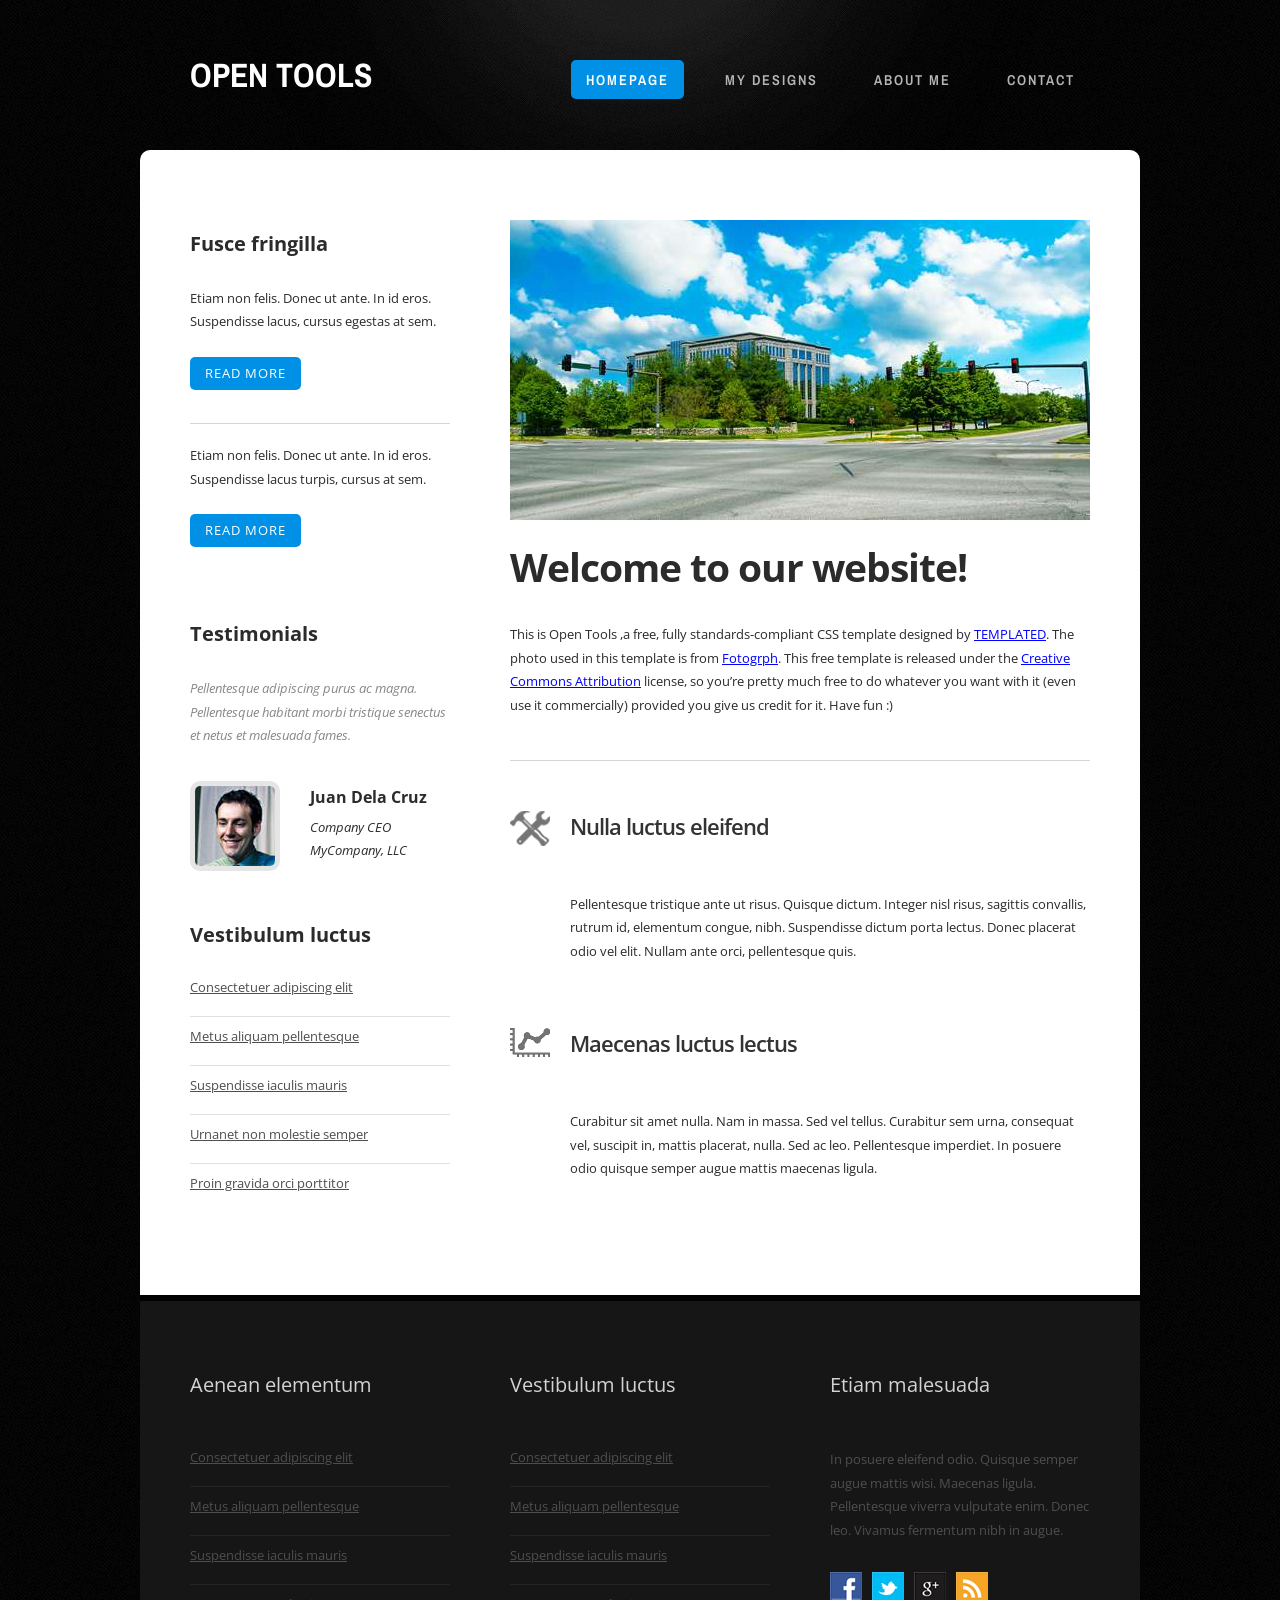
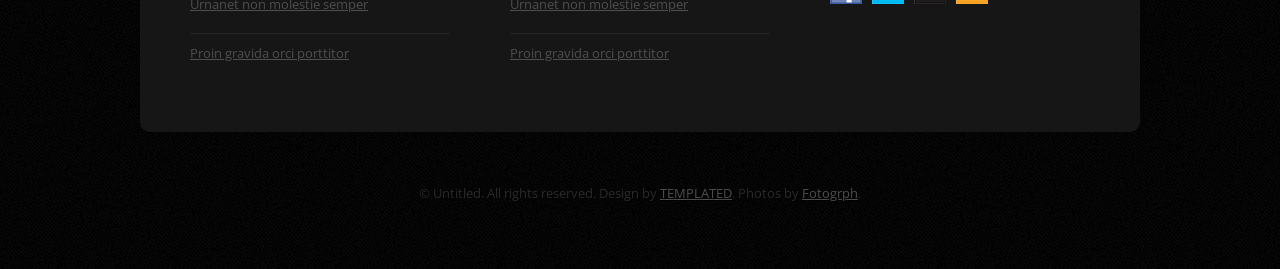
<file: work10/example/index.html>
<!DOCTYPE html PUBLIC "-//W3C//DTD XHTML 1.0 Strict//EN" "http://www.w3.org/TR/xhtml1/DTD/xhtml1-strict.dtd">
<!--
Design by TEMPLATED
http://templated.co
Released for free under the Creative Commons Attribution License

Name       : Open Tools 
Description: A two-column, fixed-width design with dark color scheme.
Version    : 1.0
Released   : 20130803

-->
<html xmlns="http://www.w3.org/1999/xhtml">
<head>
<meta http-equiv="Content-Type" content="text/html; charset=utf-8" />
<title></title>
<meta name="keywords" content="" />
<meta name="description" content="" />
<link href="http://fonts.googleapis.com/css?family=Open+Sans:400,300,600,700|Archivo+Narrow:400,700" rel="stylesheet" type="text/css">
<link href="default.css" rel="stylesheet" type="text/css" media="all" />
<!--[if IE 6]>
<link href="default_ie6.css" rel="stylesheet" type="text/css" />
<![endif]-->
</head>
<body>
<div id="header" class="container">
	<div id="logo">
		<h1><a href="#">Open Tools</a></h1>
	</div>
	<div id="menu">
		<ul>
			<li class="active"><a href="#" accesskey="1" title="">Homepage</a></li>
			<li><a href="#" accesskey="2" title="">My Designs</a></li>
			<li><a href="#" accesskey="3" title="">About Me</a></li>
			<li><a href="#" accesskey="4" title="">Contact</a></li>
		</ul>
	</div>
</div>
<div id="page" class="container">
	<div id="content">
		<div id="onecolumn">
			<p><img src="images/pic01.jpg" width="580" height="300" alt="" /></p>
			<h2>Welcome to our website!</h2>
			<p>This is Open Tools ,a free, fully standards-compliant CSS template designed by <a href="http://templated.co" rel="nofollow">TEMPLATED</a>.  The photo used in this template is from <a href="http://fotogrph.com/">Fotogrph</a>.  This free template is released under the <a href="http://creativecommons.org/licenses/by/3/">Creative Commons Attribution</a> license, so you’re pretty much free to do whatever you want with it (even use it commercially) provided you give us credit for it. Have fun :)</p>
		</div>
		<div id="two-column">
			<div class="box-content">
				<h2 class="title title01">Nulla luctus eleifend</h2>
				<p>Pellentesque tristique ante ut risus. Quisque dictum. Integer nisl risus, sagittis convallis, rutrum id, elementum congue, nibh. Suspendisse dictum porta lectus. Donec placerat odio vel elit. Nullam ante orci, pellentesque quis.</p>
			</div>
			<div class="box-content">
				<h2 class="title title02">Maecenas luctus lectus</h2>
				<p>Curabitur sit amet nulla. Nam in massa. Sed vel tellus. Curabitur sem urna, consequat vel, suscipit in, mattis placerat, nulla. Sed ac leo. Pellentesque imperdiet. In posuere  odio quisque semper augue mattis maecenas ligula.</p>
			</div>
		</div>
	</div>
	<div id="sidebar">
		<div id="sbox1">
			<h2>Fusce fringilla</h2>
			<ul class="list-style1">
				<li class="first">
					<p>Etiam non felis. Donec ut ante. In id eros. Suspendisse lacus, cursus egestas at sem. </p>
					<p><a href="#" class="link-style">Read More</a></p>
				</li>
				<li>
					<p>Etiam non felis. Donec ut ante. In id eros. Suspendisse lacus turpis, cursus  at sem. </p>
					<p><a href="#" class="link-style">Read More</a></p>
				</li>
			</ul>
		</div>
		<div id="sbox2">
			<h2>Testimonials</h2>
			<p class="testimonial">Pellentesque adipiscing purus ac magna. Pellentesque habitant morbi tristique senectus et netus et malesuada fames.</p>
			<div class="author"><img src="images/pic03.jpg" width="80" height="80" alt="" /><span class="name">Juan Dela Cruz</span><span class="position">Company CEO</span><span>MyCompany, LLC</span></div>
		</div>
		<div id="sbox3">
			<h2>Vestibulum luctus</h2>
			<ul class="style3">
				<li class="first"><a href="#">Consectetuer adipiscing elit</a></li>
				<li><a href="#">Metus aliquam pellentesque</a></li>
				<li><a href="#">Suspendisse iaculis mauris</a></li>
				<li><a href="#">Urnanet non molestie semper</a></li>
				<li><a href="#">Proin gravida orci porttitor</a></li>
			</ul>
		</div>
	</div>
</div>
<div id="footer" class="container">
	<div id="fbox1">
		<h2>Aenean elementum</h2>
		<ul class="style1">
			<li class="first"><a href="#">Consectetuer adipiscing elit</a></li>
			<li><a href="#">Metus aliquam pellentesque</a></li>
			<li><a href="#">Suspendisse iaculis mauris</a></li>
			<li><a href="#">Urnanet non molestie semper</a></li>
			<li><a href="#">Proin gravida orci porttitor</a></li>
		</ul>
	</div>
	<div id="fbox2">
		<h2>Vestibulum luctus</h2>
		<ul class="style1">
			<li class="first"><a href="#">Consectetuer adipiscing elit</a></li>
			<li><a href="#">Metus aliquam pellentesque</a></li>
			<li><a href="#">Suspendisse iaculis mauris</a></li>
			<li><a href="#">Urnanet non molestie semper</a></li>
			<li><a href="#">Proin gravida orci porttitor</a></li>
		</ul>
	</div>
	<div id="fbox3">
		<h2>Etiam malesuada</h2>
		<p>In posuere eleifend odio. Quisque semper augue mattis wisi. Maecenas ligula. Pellentesque viverra vulputate enim. Donec leo. Vivamus fermentum nibh in augue.</p>
		<ul class="style2">
			<li><a href="#"><img src="images/social03.png" width="32" height="32" alt="" /></a></li>
			<li><a href="#"><img src="images/social01.png" width="32" height="32" alt="" /></a></li>
			<li><a href="#"><img src="images/social04.png" width="32" height="32" alt="" /></a></li>
			<li><a href="#"><img src="images/social02.png" width="32" height="32" alt="" /></a></li>
		</ul>
	</div>
</div>
<div id="copyright" class="container">
	<p>&copy; Untitled. All rights reserved. Design by <a href="http://templated.co" rel="nofollow">TEMPLATED</a>. Photos by <a href="http://fotogrph.com/">Fotogrph</a>.</p>
</div>
</body>
</html>
</file>
<file: work12 position/style.css>
*{
    margin: 0;
    padding:0;
    font-family: 'Open Sans';
    box-sizing: border-box;
}

.absolute{
    position: absolute;
}

.change{    
    transition: all ease 0.3s;
    cursor: pointer;
}

.container{
    padding: 0 15px;
}

.wrap{
    width: 1210px;
    margin:0 auto 20px; 
    position: relative;
}

.header-title{
    display: inline-block;
    width: 359.984px;
    height: 210px;
    font-size: 36px;
    font-weight:700;
    color:#fff;
    background: #99c;
    text-align: center;
    line-height: 210px;
    margin-right: 21px;
}

.menu-relative{
    position: relative;
}

.menu-absolute{
    position: absolute;
    right: 0;
    top: 25px;
}

.header-menu{
    display: inline-block;
    width: 829.984px;
    padding: 20px;
    position: absolute;
    background: #edeeef;
    height: 210px;
}

.header-menu-item{
    display: inline-block;
    height: 145px;
    width: 145px;
    background-color: #fff;
    font-size: 19.2px;
    color: #666;
    padding: 35.5px 0 0 36.25px;
    margin-left: 16px;    
}

.header-menu-item-active{
    background: #c99;
    color: #fff;
}

.header-menu-item:hover{
    background: #c99;
    color: #fff;
}

.header-item-num{
    margin-bottom: 20px;
}

.main-img{
    display: inline-block;
    background: url(./example/img/comparto-image-01.jpg);
    width: 699.98px;
    height:699.98px;
}

.main-side{
    display: inline-block;
    width: 490.047px;
    padding: 50px 40px;
    height: 700px;
    background: #edeeef;
    right: 0;
}
.main-side-title{
    font-size: 24px;
    font-weight:700;
    color: #333;
    margin: 0 0 40px;
}

.main-side-main{
    font-size: 18px;
    line-height: 30.6px;
    margin-bottom: 35px;
    color: #666;
}

.main-side-bnt{
    display: inline-block;
    background: #c99;
    padding: 15px 40px;
    font-size: 17.6px;
    color: #fff;

}

.main-side-bnt:hover{
    background: #875959;
}

.banner{
    text-align: center;
    background: #99c;
    padding: 70px;
}
.icon{
    display: inline-block;
    color:#FFF;
    width: 250px;
    margin: 0 51px ;
}

.fas{
    font-size: 72px;
    margin: 0 0 20px;
}

.icon-describ{
    line-height: 30.6px;
    font-size: 18px;
    margin:0 0 35px;
}

.main-box{
    width: 490.047px;
    padding: 40px 50px;
    background: #f2f2f2;
    margin-bottom: 20px;
} 

.main-box .main-side-main{
    color: #666;
    margin: 35px 0 0;
}

.italic{
    padding: 30px 60px 45px ;
    font-style: italic;
    text-align: center;
    background: #ddd;
}

.italic .main-side-main{
    line-height: 36px;
    text-align: left;
    margin-bottom: 35px;
    color: #333;
}

.italic .main-side-bnt{
    background: #666768;
    font-style: normal;
}

.italic .main-side-bnt:hover{
    background: #989a9b;
}

.main-side-img{
    background: url(./example/img/comparto-image-02.jpg);
    width: 699.98px;
    height: 699.98px;
    position: absolute;
    right: 0;
    top: 0;
}

.bluebar{
    padding: 40px 40px 30px;
    background: #9cf;
    text-align: right;
}

.bluebar-title{
    font-size: 24px;
    font-weight: 700;
    color: #333;
    margin: 0 0 20px;
}

.bluebar-menu{
    text-align: center;
}

.bluebar-menu-item{
    display: inline-block;
    margin: 5px;
    font-size: 18px;
    color: #333;
}

.bluebar-active{
    color: #fff;
}

.bluebar-menu-item:hover{
    color: #fff;
}

.img{
    width: 225px;
    height: 225px;
    display: inline-block;
    margin: 0 8px;
}

.img1{
    background: url(./example/img/gallery/gallery-item-01.jpg) center;
    background-size: cover;
    margin-left: 2px;
}
.img2{
    background: url(./example/img/gallery/gallery-item-02.jpg) center;
    background-size: cover;
}
.img3{
    background: url(./example/img/gallery/gallery-item-03.jpg) center;
    background-size: cover;
}
.img4{
    background: url(./example/img/gallery/gallery-item-04.jpg) center;
    background-size: cover;
}
.img5{
    background: url(./example/img/gallery/gallery-item-05.jpg) center;
    background-size: cover;
    margin-right: 0;
}
.img6{
    background: url(./example/img/gallery/gallery-item-06.jpg) center;
    background-size: cover;
    margin-left: 2px;
}
.img7{
    background: url(./example/img/gallery/gallery-item-07.jpg) center;
    background-size: cover;
}
.img8{
    background: url(./example/img/gallery/gallery-item-08.jpg) center;
    background-size: cover;
}
.img9{
    background: url(./example/img/gallery/gallery-item-09.jpg) center;
    background-size: cover;
}
.img10{
    background: url(./example/img/gallery/gallery-item-10.jpg) center;
    background-size: cover;
    margin-right: 0;
}

.qq{
    font-size: 15.4125px;
    color: #fff;
    display: none;
    background: #9e5406 ;
    opacity: 0.7;
    line-height: 26.2013px;
    letter-spacing: 1px;
    width: 225px;
    height: 225px;
    text-align: center;
}

.aa{
    margin: 16px;
    border: solid 1px #fff;
    padding: 38.5938px 10px 10px;
    height: 193px;
}

.xl{
    font-size: 24px;
    font-weight: 300;
    padding-bottom: 10px;
}

.img:hover .qq{
    display: block;
    position: absolute;
}

.blue{
    padding: 20px;
    background: #9cf;
    margin-bottom: 60px;
}

.map-title{
    padding: 55px 0 60px;
    font-size: 24px;
    font-weight: 700;
    text-align: center;
    color: #fff;
    background: #9c9;
}

.map{
    width: 414px;
    height: 400px;
    display: inline-block;
}

.form{
    display: inline-block;
    position: absolute;
    padding: 35px 65px;
    text-align: end;
    background: #f2f2f2;
    width: 427.668px;
    margin-left: 20px;
}
.formstyle{
    margin-bottom: 25px;
}
.style{
    color: #495057;
    background-color: transparent;
    padding: 10px 0;
    font-size: 16px;
    width: 100%;
    border: none;
    border-bottom: 1px solid #999A9B;
}

.form-bnt{
    background: #9c9;
    color: #fff;
    display:inline-block;
    font-size: 17.6px;
    padding: 15px 40px;
    font-family: 'arial';
}

.form-bnt:hover{
    background: #547d54;
}

.about{
    position: absolute;
    display: inline-block;
    width: 328.8px;
    padding: 45px 40px;
    background: #f2f2f2;
    right: 0;
}

.about-main{
    font-size: 18px;
    line-height: 30.6px;
    margin-bottom: 35px;
    color: #666;
}

.about-tel{
    font-size: 18px;
    line-height: 30.6px;
    color: #666;
}
.red:hover{
    color: #c99;
}

.greenbar{
    background: #9c9;
    padding: 20px;
    margin-bottom: 60px;
}

.foot-icon{
    text-align: center;
    margin-bottom: 30px;
}

.fab{
    width: 40px;
    height: 40px;
    line-height: 40px;
    font-size: 18px;
    background: #DDD;
    color: #666;
    margin: 8px;
}

.copy{
    text-align: center;
    font-size: 18px;
    color: #666;
    margin-bottom: 35px;
    line-height: 30.6px;
}
</file>
<file: work12/style.css>
*{
    margin: 0;
    padding:0;
    font-family: 'Open Sans';
    box-sizing: border-box;
}

.container{
    padding: 0 15px;
}

.wrap{
    width: 1210px;
    margin:0 auto 20px;
    display: flex;
    justify-content: space-between;
}

.title{
    background-color: #99c;
    width: 359.98px;
    font-size: 36px;
    font-weight: 700;
    color: #fff;
    text-align: center;
    height: 210px;
    line-height: 211px;    
}

.title-menu{
    width: 829.984px;
    padding: 20px;
    background-color: #edeeef;
    display: flex;
    justify-content: flex-end;
    height: 210px;
}

.title-menu-item{
    width: 145px;
    height: 145px;
    background-color: #fff;
    margin: 25px 0 0 20px;
    padding: 0 0 0 36.25px;
    color: #666;
}

.item-active{
    color: #fff;
    background-color: #c99;
}

.item-num{
    margin: 35.5px 0 20px;
    font-size: 19.2px;
}

.item-describ{
    font-size: 19.2px;
}

.content-img{
    background: url(./example/img/comparto-image-01.jpg)no-repeat;
    width: 699.98px;
    height: 699.98px;
}

.content-main{
    background-color: #edeeef;
    width: 490.047px;
    padding: 50px 40px;
}

.content-main-title{
    font-size: 24px;
    font-weight: 700;
    color: #000;
    margin-bottom: 40px;
}

.content-main-describ{
    color: #666;
    font-size: 18px;
    margin-bottom: 35px;
    line-height: 30.6px;
}

.content-main-bnt{
    display:inline-block;
    color: #FFF;
    background-color: #c99;
    font-size: 17.6px;
    padding: 15px 40px;
}

.banner{
    width: 1210px;
    height: 327px;
    padding: 70px;
    background-color: #99c;
}

.icon{
    width: 356.656px;
    color: #fff;
    margin: 0 53.328px;
    text-align: center;
}

.fas{
    font-size: 72px;
}

.icon-describ{
    font-size: 18px;
    margin: 20px 0 35px;
    line-height: 30.6px;
}

.main-side{
    width: 490.047px;
}

.side-box{
    padding: 40px 50px;
    background: #f2f2f2;
    margin-bottom: 20px;
}

.main-title{
    margin: 0 0 40px;
    font-size:24px;
    font-weight:700
}

.main-describ{
    font-size: 18px;
    margin-bottom: 35px;
    line-height:30.6px ;
    color: #666;
}

.main-describ +.main-describ{
    margin-bottom: 0;
}

.italic{
    background: #DDD;
    padding: 65px 60px 45px ;
    text-align: center;
}

.italic .main-describ{
    font-style: italic;
    color: #333;
    line-height: 36px;
    text-align: left;
}

.main-bnt{
    padding: 15px 40px;
    display: inline-block;
    font-size: 17.6px;
    background: #666768;
    color: #fff;
}

.main-img{
    background: url(./example/img/comparto-image-02.jpg)no-repeat; 
    height: 699.98px;
    width: 699.98px;
}

.blue-banner{
    display: block;
    text-align: right;
    background: #99ccff;
    padding: 40px 40px 30px;
}

.blue-banner-title{ 
    font-size: 24px;
    color: #333;
    margin:  0 0 20px;
}

.blue-banner-menu{
    text-align: center;
}

.banner-menu-item{
    display: inline-block;
    font-size: 18px;
    margin: 5px;
    color: #333;
}

.menu-iten-avctive{
    color: #FFF;
}

.img-box{
    flex-wrap:wrap ;
}

.img{
    width: 225px;
    height: 224.19px;
    margin-bottom: 20px;
}
</file>
<file: work13/css/templatemo-style.css>
/** 

Metro City Template

http://www.templatemo.com/tm-470-metro-city


 * COLOR CODES
 * Red          #
 * Blue         #23afd2
 * Hover Blue   #189fc3
 * Gray         #b0b0b0
 * Dark Gray    #4f4f4f
 */
* { font-family: 'Open Sans', sans-serif; }
body {
  background: #1d1d1d;
  overflow-x: hidden;
}
h1,h2,h3,h4,h5 { margin-top: 0; }
h3 { 
  font-weight: 300; 
  margin-top: 0;
}
p { margin-bottom: 0; }
ul { padding-left: 15px; }
a:hover,
a:focus {
  color: white;
  text-decoration: none;
}
.tm-header {
  display: -webkit-box;
  display: -webkit-flex;
  display: -ms-flexbox;
  display: flex;
  -webkit-box-pack: justify;
  -webkit-justify-content: space-between;
      -ms-flex-pack: justify;
          justify-content: space-between;
  -webkit-box-align: end;
  -webkit-align-items: flex-end;
      -ms-flex-align: end;
          align-items: flex-end;
}
.tm-site-name {
  background-color: #e84c3d;
  display: block;
  padding: 15px 55px;
  font-size: 40px;
  color: white;
  text-decoration: none;
}
.tm-nav { text-transform: uppercase; }
.tm-nav li {
  float: left;
  list-style: none;
}
.tm-nav a {
  background-color: #23afd2;
  color: white;
  display: block;
  padding: 18px 50px;  
  -webkit-transition: all 0.3s ease;  
          transition: all 0.3s ease;
}
.mobile-menu-icon { display: none; }
.tm-nav a:hover,
.tm-nav a:focus,
.tm-nav a.active {
  background-color: #189fc3;
}

.tm-banner {
    width: 1460px;
    height: 553px;
    max-width: 100%;
    margin: 0 auto;
    display: -webkit-box;
    display: -webkit-flex;
    display: -ms-flexbox;
    display: flex;
    -webkit-box-align: end;
    -webkit-align-items: flex-end;
        -ms-flex-align: end;
            align-items: flex-end;
}
.tm-bn-1 {
	background: url(../img/banner-1.jpg) no-repeat center;
}
.tm-bn-2 {
	background: url(../img/banner-2.jpg) no-repeat center;
}
.tm-bn-3 {
	background: url(../img/banner-3.jpg) no-repeat center;
}
.tm-bn-4 {
	background: url(../img/banner-4.jpg) no-repeat center;
}

.tm-banner-text { 
	position: relative; 
}

.tm-banner-text-inner {
  background-color: #e84c3d;
  color: white;
  display: inline-block;
  padding: 20px 30px;
  text-transform: uppercase;  
}
.tm-banner-title {
  font-size: 24px;
  font-weight: 300;
  margin-top: 0;
}
.tm-banner-description {
  color: #9f3a30;
  font-weight: 300;
  margin-bottom: 0;
}
  
/* Home */
.tm-home-block-small img,
.tm-home-block-big img {
  width: 100%;
  height: 100%;
}
.tm-home-block-small {
  width: 292.5px;
  height: 225px;
}
.tm-home-block-big {
  width: 585px;
  height: 450px;
}
.tm-blocks-container { 
  height: 885px;
  overflow: hidden; 
}
.tm-home-left,
.tm-home-right {
  width: 50%;
  float: left;
}
.tm-home-img-1 { 
  display: block;
  width: 100%; 
}
.tm-home-img-big-2-container { 
  width: 100%;
  height: 100%; 
}
.tm-img-text {
  padding: 50px 30px 30px;
  display: -webkit-box;
  display: -webkit-flex;
  display: -ms-flexbox;
  display: flex;
  -webkit-box-orient: vertical;
  -webkit-box-direction: normal;
  -webkit-flex-direction: column;
      -ms-flex-direction: column;
          flex-direction: column;
  -webkit-box-pack: center;
  -webkit-justify-content: center;
      -ms-flex-pack: center;
          justify-content: center;
}
.tm-2-columns {
  display: -webkit-box;
  display: -webkit-flex;
  display: -ms-flexbox;
  display: flex;
  -webkit-box-align: stretch;
  -webkit-align-items: stretch;
      -ms-flex-align: stretch;
          align-items: stretch;
  -webkit-box-pack: center;
  -webkit-justify-content: center;
      -ms-flex-pack: center;
          justify-content: center;
}
.tm-2-columns > div {
  width: 50%;
  height: auto;
}
.tm-2-columns-tall {
  display: -webkit-box;
  display: -webkit-flex;
  display: -ms-flexbox;
  display: flex;
  -webkit-box-align: stretch;
  -webkit-align-items: stretch;
      -ms-flex-align: stretch;
          align-items: stretch;
  overflow: hidden;
}
.tm-2-columns-tall .col { width: 50%; }
.tm-2-rows {
  display: -webkit-box;
  display: -webkit-flex;
  display: -ms-flexbox;
  display: flex;
  -webkit-box-orient: vertical;
  -webkit-box-direction: normal;
  -webkit-flex-direction: column;
      -ms-flex-direction: column;
          flex-direction: column;
  -webkit-box-align: stretch;
  -webkit-align-items: stretch;
      -ms-flex-align: stretch;
          align-items: stretch;
  -webkit-box-pack: center;
  -webkit-justify-content: center;
      -ms-flex-pack: center;
          justify-content: center;
}

.tm-social-icons-container {
  position: absolute;
  top: 10px;
  right: 10px;
}
.tm-social-icon {
  background: #c7c7c7;
  margin-right: 5px;
  padding: 6px 0;
  color: white;
  border-radius: 50%;
  width: 25px;
  height: 25px;
  text-align: center;
  -webkit-transition: all 0.3s ease;
          transition: all 0.3s ease;
}
.tm-social-icon:hover,
.tm-social-icon:focus {
  background: #e84c3d;
}
.tm-h2 {
  color: #4f4f4f;
  font-size: 24px;
  font-weight: 300;
  text-transform: uppercase;
  max-width: 100%;
}
.tm-img-overlay {
    position: absolute;
    left: 0;
    width: 160px;
    height: 220px;
    display: -webkit-box;
    display: -webkit-flex;
    display: -ms-flexbox;
    display: flex;
    -webkit-box-align: center;
    -webkit-align-items: center;
        -ms-flex-align: center;
            align-items: center;
    padding-left: 25px;
    padding-right: 25px;
    text-align: center;
}
.tm-img-overlay-1 { bottom: 0; }
.tm-img-overlay p { width: 100%; }
.tm-img-overlay-2 { top: 25%; }
.tm-intro-container { padding: 60px 40px 40px; }
.tm-intro-title,
.tm-about-title {
  margin-bottom: 20px;
  line-height: 1.4;
}
.tm-intro-description { line-height: 2; }
.tm-red-text { color: #e84c3d; }
.tm-blue-text { color: #23afd2; }
.tm-button {
  color: white;
  display: inline-block;
  padding: 10px 20px;
  text-transform: uppercase;
  -webkit-transition: all 0.3s ease;
          transition: all 0.3s ease;
}
.tm-blue-button { background: #23afd2; }
.tm-blue-button:hover,
.tm-blue-button:focus {
  background-color: #189fc3;
}
.margin-top-15 { margin-top: 15px; }
.margin-top-30 { margin-top: 30px; }
.padding-30 { padding: 30px; }
.tm-white-box { background: white; }
.tm-dark-box { background: #262626; }
.tm-dark-box-img-text { 
  height: 230px; 
  display: -webkit-box; 
  display: -webkit-flex; 
  display: -ms-flexbox; 
  display: flex;
  -webkit-box-orient: vertical;
  -webkit-box-direction: normal;
  -webkit-flex-direction: column;
      -ms-flex-direction: column;
          flex-direction: column;
  -webkit-box-pack: center;
  -webkit-justify-content: center;
      -ms-flex-pack: center;
          justify-content: center;
  -webkit-box-align: start;
  -webkit-align-items: flex-start;
      -ms-flex-align: start;
          align-items: flex-start;
  min-height: 222px;
}

/* About */
.tm-about-text { padding: 60px 40px; }
.tm-about-img-2,
.tm-about-img-4 { width: 100%; }
.tm-red-button { background-color: #e84c3d; }
.tm-red-button:hover,
.tm-red-button:focus { 
  background-color: #AE2C20;
}
.tm-red-circle-check li { list-style: none; }
.tm-check {
  color: #e84c3d;
  font-size: 18px;
  margin-right: 10px;
}
.tm-about-left,
.tm-about-right {
  float: left;
  width: 50%;  
}
.tm-about-lr {
  height: 663px;
  overflow: hidden;
}
.tm-video-img { width: 100%; }
.tm-video-box {
  position: relative;
  width: 100%;
}
.tm-video-box-overlay {
  position: absolute;
  left: 0;
  top: 0;
  height: 100%;
  width: 100%;
  background-color: rgba(0,0,0,0.6);
}
.tm-video-description {
  color: white;
  font-weight: 300;
  position: absolute;
  left: 30px;
  bottom: 20px;
  text-transform: uppercase;
}
.tm-play:hover .tm-red-button-alpha {
  border-color: rgba(232, 76, 61, 1);
  color: rgba(232, 76, 61, 1);
  -webkit-transition: all 0.3s ease;
          transition: all 0.3s ease;
}
.tm-red-button-alpha {
  color: rgba(232, 76, 61, 0.7);
  border: 2px solid rgba(232, 76, 61, 0.7);
  padding: 2px 6px;
  border-radius: 50%;
}
/*http://www.smashingmagazine.com/2013/08/absolute-horizontal-vertical-centering-css/*/
.absolute-center {
  margin: auto;
  position: absolute;
  top: 0; left: 0; bottom: 0; right: 0;
}
.tm-flex-center {
  display: -webkit-box;
  display: -webkit-flex;
  display: -ms-flexbox;
  display: flex;
  -webkit-box-align: center;
  -webkit-align-items: center;
      -ms-flex-align: center;
          align-items: center;
  -webkit-box-pack: center;
  -webkit-justify-content: center;
      -ms-flex-pack: center;
          justify-content: center;
}
.tm-light-gray-box { background: #F3F1F1; }
.tm-about-container {
  display: -webkit-box;
  display: -webkit-flex;
  display: -ms-flexbox;
  display: flex;
  -webkit-box-orient: vertical;
  -webkit-box-direction: normal;
  -webkit-flex-direction: column;
      -ms-flex-direction: column;
          flex-direction: column;
  -webkit-box-pack: center;
  -webkit-justify-content: center;
      -ms-flex-pack: center;
          justify-content: center;
  padding-left: 30px;
  padding-right: 30px;  
}
.tm-about-text-block { margin-top: 30px; }
.tm-about-img { width: 100%; }

/* Features */
.tm-block-order-1 {
  -webkit-box-ordinal-group: 2;
  -webkit-order: 1;
      -ms-flex-order: 1;
          order: 1;
}
.tm-block-order-2 {
  -webkit-box-ordinal-group: 3;
  -webkit-order: 2;
      -ms-flex-order: 2;
          order: 2;
}
.tm-block-1 { float: left; }
.tm-text-block {
  background: white;
  display: -webkit-box;
  display: -webkit-flex;
  display: -ms-flexbox;
  display: flex;
  -webkit-box-orient: vertical;
  -webkit-box-direction: normal;
  -webkit-flex-direction: column;
      -ms-flex-direction: column;
          flex-direction: column;
  -webkit-box-pack: center;
  -webkit-justify-content: center;
      -ms-flex-pack: center;
          justify-content: center;
  padding-left: 40px;
  padding-right: 40px;
  width: 100%;
  height: 100%;
}
.boxes-left,
.boxes-right {
  float: left;
  width: 50%;
}
/*http://www.mademyday.de/css-height-equals-width-with-pure-css.html*/
.box {
  float: left;
  position: relative;
  width: 50%;   /* desired width */
}
.box:before {
  content: "";
  display: block;
  padding-top: 100%;  /* initial ratio of 1:1*/
}
.content{
  position:  absolute;
  top: 0;
  left: 0;
  bottom: 0;
  right: 0;
  max-width: 100%;
}
.width-100-p { width: 100%; }
.tm-dark-gray-text { color: #7A7A7A; }
.tm-gray-text { color: #b0b0b0; }
.tm-blue-box { background-color: #23afd2; }
.tm-red-box { background-color: #e84c3d; }
.tm-blue-box,
.tm-red-box {
  color: white;
}
.tm-block-2 { width: 50%; }
.tm-block-2-container {
  display: -webkit-box;
  display: -webkit-flex;
  display: -ms-flexbox;
  display: flex;
}
.tm-position-relative { position: relative; }
.tm-block-2-text {
  display: -webkit-box;
  display: -webkit-flex;
  display: -ms-flexbox;
  display: flex;
  -webkit-box-pack: justify;
  -webkit-justify-content: space-between;
      -ms-flex-pack: justify;
          justify-content: space-between;
  color: white;
  position: absolute;
  bottom: 0;
  left: 0;
  width: 100%;
  padding: 10px;
}
.margin-right-20 { margin-right: 20px; }

.tm-copyright-text {
  color: white;
  padding-top: 40px;
  padding-bottom: 40px;
  text-align: center;
}

.tm-copyright-text a {
	color: #3CF;
}
.tm-copyright-text a:hover {
	color: #FF0;
}

.tm-footer-text-container {
  padding: 20px 30px;
  text-transform: uppercase;
}
.tm-footer-text-title { margin-top: 0; }
.tm-footer-text-description {
  color: #06596e;
  margin-bottom: 0;
}

/* Contact */
#google-map { width: 100%; }
#google-map,
.tm-contact-form-container {
  height: 670px;
}
.tm-contact-lr {  
  width: 50%;
  float: left;
}
.tm-2-columns > div.tm-contact-small-box { height: 211px; }
.tm-contact-small-box {
  height: 211px;
  width: 100%;
  display: -webkit-box;
  display: -webkit-flex;
  display: -ms-flexbox;
  display: flex;
  -webkit-box-align: center;
  -webkit-align-items: center;
      -ms-flex-align: center;
          align-items: center;
  -webkit-box-pack: center;
  -webkit-justify-content: center;
      -ms-flex-pack: center;
          justify-content: center;
  position: relative;
}
.tm-contact-social-icon {
    background: white;
    color: #e84c3d;
    width: 40px;
    height: 40px;
    display: inline-block;
    text-align: center;
    border-radius: 50%;
    margin-right: 5px;
    padding-top: 11px;
    -webkit-transition: all 0.3s ease;
            transition: all 0.3s ease;
}
.tm-contact-social-icon:last-child { margin-right: 0; }
.tm-contact-social-icon:hover,
.tm-contact-social-icon:focus {
  background: #362E2E;
  color: #e84c3d;
}
.tm-address {
  position: absolute;
  left: 0;
  top: 0;
  width: 100%;
  height: 100%;
  background-color: rgba(76, 219, 255, 0.55);
  padding: 30px;
  color: white;
  text-align: center;
  display: -webkit-box;
  display: -webkit-flex;
  display: -ms-flexbox;
  display: flex;
  -webkit-box-align: center;
  -webkit-align-items: center;
      -ms-flex-align: center;
          align-items: center;
  -webkit-box-pack: center;
  -webkit-justify-content: center;
      -ms-flex-pack: center;
          justify-content: center;
  line-height: 2;
}
.tm-contact-address-img {
  width: 100%;
  height: 100%;
}
.margin-bottom-0 { margin-bottom: 0; }
.tm-triangle-left {
  position: absolute;
  top: 35%;
  right: -4px;
}
.tm-triangle-right {
  position: absolute;
  top: 35%;  
  left: -3px;
  z-index: 100;
  color: white;
}
.col-lg-pull-6 .tm-triangle-right {
  right: -4px;
  -ms-transform: rotate(180deg); /* IE 9 */
  -webkit-transform: rotate(180deg); /* Chrome, Safari, Opera */
  transform: rotate(180deg);
}

.tm-contact-form-container {
  background-color: rgb(54,54,54);
  padding-left: 100px;
  padding-right: 100px;
  display: -webkit-box;
  display: -webkit-flex;
  display: -ms-flexbox;
  display: flex;
  -webkit-box-align: center;
  -webkit-align-items: center;
      -ms-flex-align: center;
          align-items: center;
  -webkit-box-pack: center;
  -webkit-justify-content: center;
      -ms-flex-pack: center;
          justify-content: center;
}
.tm-white-text { color: white; }
.tm-form-submit-button { 
  border: none;
  color: white;
  width: 100%;
  padding-top: 10px;
  padding-bottom: 10px;
  text-transform: uppercase;
}
.tm-contact-form { width: 100%; }
.form-control {
  background: transparent;
  border-color: #7A7A7A;
  border-radius: 0;
  color: white;
}

@media screen and (max-width: 1199px) {
  .tm-text-block {
    padding-left: 20px;
    padding-right: 20px;
  }
  .tm-blocks-container {
    -webkit-box-orient: vertical;
    -webkit-box-direction: normal;
    -webkit-flex-direction: column;
        -ms-flex-direction: column;
            flex-direction: column;
    overflow: visible;
  }
  .tm-home-left,
  .tm-home-right {
    width: 100%;
  }
  .tm-home-block-big,
  .tm-home-block-small {
    width: 100%;
    height: auto;
  }
  .tm-about-title { margin-bottom: 10px; }
  .tm-about-text { padding: 40px 30px; }
  .tm-about-text-block {
    margin-top: 15px;
    line-height: 1.7;
  }
  .tm-about-lr { height: 550px; }
}

@media screen and (max-width: 991px) {
  .tm-nav a {
    padding-left: 25px;
    padding-right: 25px;
  }
  .boxes-left, .boxes-right { width: 100%; }
  .box { width: 50%; }
  .tm-about-left,
  .tm-about-right {
    width: 100%;
  }
  .tm-about-lr { height: auto; }
  .tm-contact-form-container {
    padding-left: 50px;
    padding-right: 50px;
  }
  .tm-contact-social-icon {
    width: 30px;
    height: 30px;
    padding-top: 6px;
  }
  .tm-copyright-text { padding-top: 30px; }
}
@media screen and (max-width: 767px) {
  .tm-nav {
    display: none;
    height: auto;
    position: fixed;
    z-index: 1000;
    top: 69px;
    right: 15px;
  }
  .tm-nav li { float: none; }
  .tm-nav li a {
     display: block;
     padding-bottom: 15px;
  }
  .mobile-menu-icon {
    display: block;
    cursor: pointer;
    color: #23afd2;
    font-size: 30px;
    position: fixed;
    top: 15px;
    right: 15px;
    background-color: rgba(255,255,255,0.7);
    padding: 6px 15px;
    z-index: 1000;
  }
  .tm-h2 { font-size: 20px; }
  .tm-block-2-container { display: block; }
  .tm-block-2 { width: 100%; }
  .tm-img-overlay {
    padding-left: 15px;
    padding-right: 15px;
    width: 130px;
    height: 150px;
    display: -webkit-box;
    display: -webkit-flex;
    display: -ms-flexbox;
    display: flex;
    -webkit-box-align: center;
    -webkit-align-items: center;
        -ms-flex-align: center;
            align-items: center;
  }
  .tm-about-container { width: 242.5px; }
  .tm-about-img-2 { margin-top: -1px; }
  .tm-contact-lr { width: 100%; }  
  #google-map { height: 400px; }
  .tm-contact-form-container { height: 540px; }
  .tm-contact-small-box { width: 242.5px; }
}

@media  screen and (max-width: 554px) {
  .tm-intro-container { padding: 55px 20px 30px; }
  .tm-2-columns, 
  .tm-2-columns-tall {
    -webkit-box-orient: vertical;
    -webkit-box-direction: normal;
    -webkit-flex-direction: column;
        -ms-flex-direction: column;
            flex-direction: column;
  }
  .tm-home-block-big.tm-2-columns-tall { display: block; }
  .tm-2-columns-tall .col,
  .tm-2-columns > div { 
    width: 100%; 
    min-height: 222px;
  }
  .tm-2-rows { height: 100%; }
  .tm-2-columns-tall .tm-2-rows-2 { min-height: 465px; }
  .tm-home-img-1 { min-height: 243px; }
  .tm-home-right { height: auto; }
  .col-lg-pull-6 .tm-triangle-right {
    color: black;
    -ms-transform: rotate(90deg); /* IE 9 */
    -webkit-transform: rotate(90deg); /* Chrome, Safari, Opera */
    transform: rotate(90deg);
    left: 35%;
    top: -21px;    
  }
  .tm-triangle-left {
    top: -21px;
    right: 50%;
    -ms-transform: rotate(-90deg); /* IE 9 */
    -webkit-transform: rotate(-90deg); /* Chrome, Safari, Opera */
    transform: rotate(-90deg);
  }
  .tm-triangle-right {
    left: 50%;
    top: -21px;
    -ms-transform: rotate(90deg); /* IE 9 */
    -webkit-transform: rotate(90deg); /* Chrome, Safari, Opera */
    transform: rotate(90deg);
  }
  .contact .col-xs-pull-6 { right: 0; }
  .contact .col-xs-push-6 { left: 0; }
}

@media screen and (max-width: 480px) {
  .tm-2-columns {
    -webkit-box-orient: vertical;
    -webkit-box-direction: normal;
    -webkit-flex-direction: column;
        -ms-flex-direction: column;
            flex-direction: column;
    -webkit-box-align: start;
    -webkit-align-items: flex-start;
        -ms-flex-align: start;
            align-items: flex-start;
  }
  .tm-2-columns > div {
    height: auto;
    max-width: 100%;
    width: 100%;    
  }
  .tm-intro-container { padding: 55px 30px 30px; }
  .box { width: 100%; }
  .col-xs-pull-6 { right: 0; }
  .col-xs-push-6 { left: 0; }
}

/*https://philipnewcomer.net/2014/04/target-internet-explorer-10-11-css/*/
@media all and (max-width: 554px) and (-ms-high-contrast: none), (-ms-high-contrast: active) {
  /* IE10+ CSS styles go here */
  .about .tm-about-container { padding-top: 30px; }
}
</file>
<file: work4/style.css>
@import url("https://fonts.googleapis.com/css?family=Poppins:300,400,500,600,700");


*{
    margin: 0;
    padding: 0;
    border: 0;
    box-sizing: border-box;
}

html {
    font-size: 13pt;
}

body{
    font-family:'Poppins';
    background-color: #1e1f23;
}

body:after {
    pointer-events: none;
    transition: opacity 1.5s ease-in-out, visibility 1.5s;
    content: '';
    background-image: url(./images/bg.jpg);
    background-attachment: fixed;
    background-position: center;
    background-repeat: no-repeat;
    background-size: cover;
    position: fixed;
    display: block;
    top: 0;
    left: 0;
    height: 100%;
    width: 100%;
    z-index: -1;
    visibility: visible;
    opacity: 1;
}
.header{
    text-align: center;
}

.logo{
    color: #fff;
    font-size: 4rem;
    font-weight: 700;
    text-align: center;
    line-height: 60px;
    padding-top: 118px;
}

.header span{
    color: #ffffffa6;
    font-size: 1rem;
    line-height: 15px;
    font-weight: 300;
    display: block;
    margin-bottom: 69.3333px;

}

.img-card{
    display: flex;
    justify-content: center;    
}


@media screen and (max-width: 1680px) {
    html {
        font-size: 11pt;
    }
}

@media screen and (max-width: 1280px) {
    html {
        font-size: 11pt;
    }
    body:after {
        background-attachment: scroll;
        background-size: auto;
        background-position: top;
    }
}

@media screen and (max-width: 980px) {
    html {
        font-size: 12pt;
    }
    body:after {
        background-attachment: scroll;
        background-position: top;
        background-size: 100%;
    }
    .logo{
        padding-top: 74px;
    }
}
</file>
<file: work5/style.css>
*{
    margin: 0;
    padding: 0;
    font-family: 'Raleway';
    box-sizing: border-box;

}

.banner{
    padding-top: 149.333px;
    padding-bottom: 112px;
    background-color: #00cdcf;
    text-align: center;
    color: #fff;
    line-height: 30.8px;
}

.banner-title{
    letter-spacing: 1.68px;
    line-height: 60.16px;
    font-size: 44.8px;
    padding: 49.28px;
    width: 40%;
    border-top: double 4px white;
    border-bottom: double 4px white;
    border-left: 1px solid white;
    border-right: 1px solid white;
    margin:0 auto 48px;
    font-weight: 300;
}

.banner-main{
    font-size: 28px;
    font-weight: 300;
    letter-spacing: 1.68px;
    line-height: 30.8px;
    margin-bottom: 56px;
}

.banner-button{
    font-size: 18.6667px;
    font-weight: 300;
    height: 53.1875px;
    letter-spacing: 1.68px;
    line-height: 55.0667px;
    padding: 0 28px ;
    background-color: #009a9c;
    display: inline-block;
    margin-bottom: 37.3333px;
}

.banner2{
    padding-top: 112px ;
    text-align: center;
}

.banner2-title{
    color: #555;
    font-size: 29.8667px;
    font-weight: 300;
    letter-spacing: 1.68px;
    padding-bottom: 11.9467px;
    margin-bottom: 29.8667px;
    border-bottom: double #e3e3e3 4px ;
    display: inline-block;
    line-height: 30.8px;
}

.cards{
    width: 1213.33px;
    margin: 74.6667px auto 0 ;
}

.fa{
    color: #00cdcf;
    font-size: 52.667px;
    line-height: 52.667px;
    margin-bottom: 36.5867px;
}



.card{
    display: inline-block;
    color: #444;
    text-align: center;
    border:  solid 1px #e3e3e3;
    padding: 37.3333px;
    padding-bottom: 1.86667px;
    width: 33.33333%;
    margin-left: -5px;


}

.card-title{
    font-size: 22.4px;
    font-weight: 300;
    letter-spacing: 1.68px;
    line-height: 33.6px;
    margin-bottom: 22.4px;
}

.card-main{
    font-size: 18.6667px;
    font-weight: 300;
    letter-spacing: 1.68px;
    line-height: 30.8px;
    margin-bottom: 37.3333px;
}

.cards .down{
    border-top:none ;
    margin-left: -6px;
}

.form{
    background-color: #f7f7f7;
    text-align: center;
}

.form1{
    width: 653.33px;
    padding-top: 112px;
    margin: 112px auto 0;
    color: #444;
}

.form-title{
    display: inline-block;
    font-size:29.8667px;
    font-weight: 300;
    letter-spacing: 1.68px;
    line-height: 38.4px;
    margin-bottom: 26.24px;
    padding-bottom:10.24px ;
    border-bottom: #ddd 4px double;
}

.flex{
    display: flex;
    justify-content: space-between;

}

.form-input{
    width: 47%;
}

.form-text{
    color: #555;
    margin-bottom: 2.88px;
    letter-spacing: 1.44px;
    font-size: 16.8px;
}

.form-input input{
    height: 44px;
    width: 100%;
    padding: 0 16px;
    line-height: 26.4px;
    margin-bottom: 37.3333px;
    
}

.form-message textarea{
    width: 100%;
    height: 150px;
    margin-bottom: 37.3333px;
    font-size: 18.667px;
}

.form-button{
    display: inline-block;
    color: #f7f7f7;
    background-color: #555;
    font-size: 18.6667px;
    height: 53.1875px;
    line-height: 55.0667px;
    padding: 0 28px;
    margin-bottom: 112px;
    letter-spacing: 1.68px;
}

.copy{
    font-size: 16.8px;
    line-height: 30.8px;
    font-size: 16.8px;
    color: #bbb;
    letter-spacing: 1.68px;
    padding: 93.3333px 0 108.266px;
    border-top: 1px solid #ddd ;
    width: 761.19px;
    margin: 0 auto ;
}
</file>
<file: work1/example/default.css>
html, body
	{
		height: 100%;
	}
	
	body
	{
		margin: 0px;
		padding: 0px;
		background: #261300 url(images/overlay.png) repeat;
		font-family: 'Source Sans Pro', sans-serif;
		font-size: 12pt;
		font-weight: 400;
		color: #000000;
	}
	
	
	h1, h2, h3
	{
		margin: 0;
		padding: 0;
	}
	
	p, ol, ul
	{
		margin-top: 0;
	}
	
	ol, ul
	{
		padding: 0;
		list-style: none;
	}
	
	p
	{
		line-height: 180%;
	}
	
	strong
	{
	}
	
	a
	{
		color: #0000FF;
	}
	
	a:hover
	{
		text-decoration: none;
	}
	

	.container
	{
		margin: 0px auto;
		width: 1200px;
	}
	

/*********************************************************************************/
/* Form Style                                                                    */
/*********************************************************************************/

		form
		{
		}
		
			form label
			{
				display: block;
				text-align: left;
				margin-bottom: 0.5em;
			}
			
			form .submit
			{
				margin-top: 2em;
				background: #67128F;
				border-radius: 8px;
				line-height: 1.5em;
				font-size: 1.3em;
			}
		
			form input.text,
			form select,
			form textarea
			{
				position: relative;
				-webkit-appearance: none;
				display: block;
				border: 0;
				background: #fff;
				background: rgba(255,255,255,0.75);
				width: 100%;
				border-radius: 0.50em;
				margin: 1em 0em;
				padding: 1.50em 1em;
				box-shadow: inset 0 0.1em 0.1em 0 rgba(0,0,0,0.05);
				border: solid 1px rgba(0,0,0,0.15);
				-moz-transition: all 0.35s ease-in-out;
				-webkit-transition: all 0.35s ease-in-out;
				-o-transition: all 0.35s ease-in-out;
				-ms-transition: all 0.35s ease-in-out;
				transition: all 0.35s ease-in-out;
				font-family: 'Source Sans Pro', sans-serif;
				font-size: 1em;
				outline: none;
			}

				form input.text:hover,
				form select:hover,
				form textarea:hover
				{
				}

				form input.text:focus,
				form select:focus,
				form textarea:focus
				{
					box-shadow: 0 0 2px 1px #E0E0E0;
					background: #fff;
				}
				
				form textarea
				{
					min-height: 12em;
				}

				form .formerize-placeholder
				{
					color: #555 !important;
				}

				form ::-webkit-input-placeholder
				{
					color: #555 !important;
				}

				form :-moz-placeholder
				{
					color: #555 !important;
				}

				form ::-moz-placeholder
				{
					color: #555 !important;
				}

				form :-ms-input-placeholder
				{
					color: #555 !important;
				}

				form ::-moz-focus-inner
				{
					border: 0;
				}


/*********************************************************************************/
/* Image Style                                                                   */
/*********************************************************************************/

	.image
	{
		display: inline-block;
		border: 1px solid rgba(0,0,0,.1);
	}
	
	.image img
	{
		display: block;
		width: 100%;
	}
	
	.image-full
	{
		display: block;
		width: 100%;
		margin: 0 0 3em 0;
	}
	
	.image-left
	{
		float: left;
		margin: 0 2em 2em 0;
	}
	
	.image-centered
	{
		display: block;
		margin: 0 0 2em 0;
	}
	
	.image-centered img
	{
		margin: 0 auto;
		width: auto;
	}

/*********************************************************************************/
/* List Styles                                                                   */
/*********************************************************************************/

	ul.style1
	{
	}


/*********************************************************************************/
/* Social Icon Styles                                                            */
/*********************************************************************************/

	ul.contact
	{
		margin: 0;
		padding: 2em 0em 0em 0em;
		list-style: none;
	}
	
	ul.contact li
	{
		display: inline-block;
		padding: 0em 0.30em;
		font-size: 1.5em;
	}
	
	ul.contact li span
	{
		display: none;
		margin: 0;
		padding: 0;
	}
	
	ul.contact li a
	{
		color: #FFF;
	}
	
	ul.contact li a:before
	{
		display: inline-block;
		width: 80px;
		height: 80px;
		line-height: 80px;
		border-radius: 40px;
		text-align: center;
		color: #FFFFFF;
	}
	

/*********************************************************************************/
/* Button Style                                                                  */
/*********************************************************************************/

	.button
	{
		display: inline-block;
		margin-top: 2em;
		padding: 1em 2em 1em 2em;
		background: #BF1E4B;
		letter-spacing: 0.20em;
		line-height: 1.8em;
		text-decoration: none;
		text-transform: uppercase;
		font-weight: 400;
		font-size: 1.2em;
		color: #FFF;
	}
	
	.button:before
	{
		display: inline-block;
		background: #8DCB89;
		margin-right: 1em;
		width: 40px;
		height: 40px;
		line-height: 40px;
		border-radius: 20px;
		text-align: center;
		color: #272925;
	}
	
	.button-small
	{
	}
		
/*********************************************************************************/
/* Heading Titles                                                                */
/*********************************************************************************/

	.title
	{
		margin-bottom: 3em;
	}
	
	.title h2
	{
		font-size: 2.8em;
		color: #261300;
	}
	
	.title .byline
	{
		letter-spacing: 0.15em;
		text-transform: uppercase;
		font-weight: 400;
		font-size: 1.1em;
		color: #6F6F6F;
	}

/*********************************************************************************/
/* Header                                                                        */
/*********************************************************************************/

	#header-wrapper
	{
		overflow: hidden;
		padding: 5em 0em;
	}

	#header
	{
	}

/*********************************************************************************/
/* Logo                                                                          */
/*********************************************************************************/

	#logo
	{
		padding: 5em 0em;
		text-align: center;
	}
	
	#logo h1
	{
		font-size: 3.5em;
	}
	
	#logo a
	{
		text-decoration: none;
		color: #FFF;
	}
	
	#logo span
	{
		letter-spacing: 0.10em;
		text-transform: uppercase;
		font-size: 0.90em;
		color: rgba(255,255,255,0.5);
	}

	#logo span a
	{
		color: rgba(255,255,255,0.8);
	}
	
	

/*********************************************************************************/
/* Menu                                                                          */
/*********************************************************************************/

	#menu
	{
	}
	
	#menu ul
	{
		text-align: center;
	}
	
	#menu li
	{
		display: inline-block;
	}
	
	#menu li a, #menu li span
	{
		display: inline-block;
		margin-left: 0.50em;
		padding: 1em 1.5em;
		letter-spacing: 0.20em;
		text-decoration: none;
		font-size: 0.90em;
		font-weight: 600;
		text-transform: uppercase;
		outline: 0;
		color: #FFF;
	}
	
	#menu li:hover a, #menu li.active a, #menu li.active span
	{
	}
	
	#menu .current_page_item a
	{
		background: #BF1E4B;
		color: #FFF;
	}
	

/*********************************************************************************/
/* Banner                                                                        */
/*********************************************************************************/

	#banner
	{
	}

/*********************************************************************************/
/* Wrapper                                                                       */
/*********************************************************************************/

	#wrapper1
	{
		background: #242424;
	}

	#wrapper2
	{
		background: #DC572E;
	}

	#wrapper3
	{
		overflow: hidden;
		padding: 0em 0em 8em 0em;
		background: #FFF;
	}
	
	#wrapper4
	{
		overflow: hidden;
		padding: 8em 0em 4em 0em;
	}

/*********************************************************************************/
/* Welcome                                                                       */
/*********************************************************************************/

	#welcome
	{
		overflow: hidden;
		width: 1000px;
		padding: 8em 100px 8em 100px;
		text-align: center;
		color: rgba(0,0,0,0.6);
	}
	
	#welcome .content
	{
		padding: 0em 8em;
	}
	
	#welcome .title h2
	{
		color: rgba(0,0,0,0.8);
	}
	
	#welcome a,
	#welcome strong
	{
		color: rgba(0,0,0,0.8);
	}

/*********************************************************************************/
/* Page                                                                          */
/*********************************************************************************/

	#page
	{
	}

/*********************************************************************************/
/* Content                                                                       */
/*********************************************************************************/

	#content
	{
	}

/*********************************************************************************/
/* Sidebar                                                                       */
/*********************************************************************************/

	#sidebar
	{
	}

/*********************************************************************************/
/* Footer                                                                        */
/*********************************************************************************/

	#footer
	{
		text-align: center;
	}

	
	#footer .title span
	{
		color: rgba(255,255,255,0.4);
	}

/*********************************************************************************/
/* Copyright                                                                     */
/*********************************************************************************/

	#copyright
	{
		overflow: hidden;
		padding: 5em 0em;
		border-top: 1px solid rgba(255,255,255,0.08);
	}
	
	#copyright p
	{
		letter-spacing: 0.20em;
		text-align: center;
		text-transform: uppercase;
		font-size: 0.80em;
		color: rgba(255,255,255,0.3);
	}
	
	#copyright a
	{
		text-decoration: none;
		color: rgba(255,255,255,0.6);
	}

/*********************************************************************************/
/* Newsletter                                                                    */
/*********************************************************************************/

	#newsletter
	{
		overflow: hidden;
		padding: 8em 0em;
		background: #EDEDED;
		text-align: center;
	}
	
	#newsletter .title h2
	{
		color: rgba(0,0,0,0.8);
	}
	
	#newsletter .content
	{
		width: 600px;
		margin: 0px auto;
	}
	
/*********************************************************************************/
/* Portfolio                                                                     */
/*********************************************************************************/

	#portfolio
	{
	}
	
	#portfolio .box
	{
		text-align: center;
		color: rgba(0,0,0,0.5);
	}
	
	#portfolio h3
	{
		display: block;
		padding-bottom: 1em;
		text-transform: uppercase;
		font-size: 1em;
		color: rgba(0,0,0,0.6);
	}

	#portfolio .title
	{
		text-align: center;
	}

	#portfolio .title h2
	{
		color: rgba(0,0,0,0.8);
	}

	.column1,
	.column2,
	.column3,
	.column4
	{
		width: 282px;
	}
	
	.column1,
	.column2,
	.column3
	{
		float: left;
		margin-right: 24px;
	}
	
	.column4
	{
		float: right;
	}

/*********************************************************************************/
/* Three Columns                                                                 */
/*********************************************************************************/

	#three-column
	{
		overflow: hidden;
		padding-bottom: 4em;
		text-align: center;
	}
	
	#three-column h2
	{
		margin: 1em 0em;
		text-transform: uppercase;
		font-size: 1.5em;
		font-weight: 700;
	}
	
	#three-column .icon
	{
		position: relative;
		display: block;
		margin: 0px auto 0.80em auto;
		line-height: 150px;
		font-size: 4em;
		width: 150px;
		height: 150px;
		border-radius: 100px;
		text-align: center;
		color: #632F00;
		
	}
		
	#three-column #tbox1,
	#three-column #tbox2,
	#three-column #tbox3
	{
		float: left;
		width: 320px;
		padding: 80px 40px 80px 40px;
	}
	
	#three-column .title
	{
		letter-spacing: 0.10em;
		text-align: center;
		text-transform: uppercase;
	}
	
	#three-column .title h2
	{
		font-size: 1.60em;
		font-weight: 900;
		font-family: 'Open Sans', sans-serif;
		color: #261300;
	}
	
	#three-column .title .byline
	{
		padding-top: 0.50em;
		font-size: 0.90em;
		color: #858585;
	}

	#three-column .arrow-down
	{
		border-top-color: #292929;
	}
</file>
<file: work10/example/default.css>
html, body {
	height: 100%;
}

body {
	margin: 0px;
	padding: 0px;
	background: #080808 url(images/main-bg.png) repeat;
	font-family: 'Open Sans', sans-serif;
	font-size: 13px;
	color: #2B2B2B;
}


h1, h2, h3 {
	margin: 0;
	padding: 0;
}

p, ol, ul {
	margin-top: 0px;
}

p {
	line-height: 180%;
}

strong {
}

a {
	color: #0000FF;
}

a:hover {
	text-decoration: none;
}

a img {
	border: none;
}

img.border {
}

img.alignleft {
	float: left;
}

img.alignright {
	float: right;
}

img.aligncenter {
	margin: 0px auto;
}

hr {
	display: none;
}

/** WRAPPER */

#wrapper {
}

.container {
	width: 1000px;
	margin: 0px auto;
}

.clearfix {
	clear: both;
}

/** HEADER */

#header {
	overflow: hidden;
	width: 900px;
	height: 150px;
	padding: 0px 50px;
	background: url(images/gradient-bg.png) no-repeat center top;
}

/** LOGO */

#logo {
	float: left;
	width: 300px;
	height: 150px;
}

#logo h1, #logo p {
	margin: 0px;
	line-height: normal;
}

#logo h1 a {
	display: block;
	line-height: 150px;
	text-transform: uppercase;
	text-decoration: none;
	font-family: 'Archivo Narrow', sans-serif;
	font-size: 1.3em;
	color: #FFFFFF;
}

/** MENU */

#menu {
	float: right;
	width: 600px;
	height: 99px;
}

#menu ul {
	float: right;
	margin: 0px;
	padding: 60px 0px 0px 0px;
	list-style: none;
	line-height: normal;
}

#menu li {
	float: left;
	margin-left: 2em;
}

#menu a {
	display: block;
	padding: 10px 15px;
	letter-spacing: 2px;
	text-decoration: none;
	text-transform: uppercase;
	font-family: 'Archivo Narrow', sans-serif;
	font-size: 1.10em;
	font-weight: 600;
	color: #B6B6B6;
}

#menu .active a
{
	background: #0091E6;
	border-radius: 5px;
	color: #FFFFFF;
}

#menu a:hover {
	text-decoration: underline;
}

/** PAGE */

#page {
	overflow: hidden;
	width: 900px;
	padding: 70px 50px 50px 50px;
	background-color: #FFFFFF;
	border-radius: 10px 10px 0px 0px;
}

#page h2
{
	margin-bottom: 30px;
}

/** CONTENT */

#content {
	float: right;
	width: 580px;
}

#content #onecolumn
{
	padding-bottom: 30px;
	border-bottom: 1px solid #D4D4D4;
}

#content h2
{
	letter-spacing: -1px;
	font-size: 3em;
}

/** SIDEBAR */

#sidebar {
	float: left;
	width: 260px;
	padding-top: 10px;
}

#sidebar #sbox1
{
	margin-bottom: 40px;
}

#sidebar #sbox2
{
	overflow: hidden;
	margin-bottom: 50px;
}

#sidebar #sbox3
{
	overflow: hidden;
}
/** BANNER */

#banner {
	overflow: hidden;
	padding: 50px 0px 0px 0px;
	background: #A11C47 url(images/banner-bg.png) repeat;
	border-radius: 10px 10px 0px 0px;
}

		#banner:before
		{
			content: '';
			width: 100%;
			height: 100%;
			display: block;
			position: absolute;
			background: url('images/gradient-bg.png') no-repeat right top;
			background-size: 100% 100%;
			top: 0px;
			right: 0px;
		}


/* Footer */

#footer {
	overflow: hidden;
	width: 900px;
	padding: 70px 50px 50px 50px;
	background-color: #161616;
	border-top: 6px solid #000000;
	border-radius: 0px 0px 10px 10px;
}

#footer h2
{
	padding: 0px 0px 50px 0px;
	font-weight: 400;
	color: #D3D3D3;
}

#footer p {
	color: #4E4E4E;
}

#footer #fbox1 {
	float: left;
	width: 260px;
	margin-right: 60px;
}

#footer #fbox2 {
	float: left;
	width: 260px;
}

#footer #fbox3 {
	float: right;
	width: 260px;
}

#copyright
{
	overflow: hidden;
	width: 900px;
	padding: 50px;
}

#copyright p
{
	text-align: center;
	text-shadow: 1px 1px 1px rgba(0,0,0,1);
}

#copyright a
{
	color: #4E4E4E;
}


ul.style1
{
	margin: 0px;
	padding: 0px;
	list-style: none;
}

ul.style1 li
{
	padding: 10px 0px 20px 0px;
	border-top: 1px solid #242424;
}

ul.style1 a
{
	color: #4E4E4E;
}

ul.style1 .first
{
	padding-top: 0px;
	border-top: none;
}

ul.style2
{
	margin: 30px 0px 0px 0px;
	padding: 0px;
	list-style: none;
}

ul.style2 li
{
	float: left;
	margin-right: 10px;
}

ul.style3
{
	margin: 0px;
	padding: 0px;
	list-style: none;
}

ul.style3 li
{
	padding: 10px 0px 20px 0px;
	border-top: 1px solid #E0E0E0;
}

ul.style3 a
{
	color: #4E4E4E;
}

ul.style3 .first
{
	padding-top: 0px;
	border-top: none;
}
/** Slider */

#slider
{
	overflow: hidden;
	margin: 0 auto;
	position: relative;
}

#slider .button
{
	display: inline-block;
	background: #0074C6;
	color: #ffffff;
	text-align: center;
	line-height: 50px;
	height: 50px;
	text-decoration: none;
	outline: 0;
	border-radius: 8px;
	font-size: 1.25em;
	border-bottom: solid 2px #0054A6;
	text-shadow: 0 1px 1px #003A6C;
}

#slider .button:hover
{
	background: #2094E6;
}

#slider .viewer
{
	width: 900px;
	height: 400px;
	margin: 0 auto 50px auto;
	overflow: hidden;
}

#slider .viewer .reel
{
	display: none;
}

#slider .viewer .reel .slide
{
	position: relative;
	width: 900px;
	height: 500px;
}

#slider .viewer .reel h2
{
	position: absolute;
	top: 230px;
	left: 0;
	padding: 0px 30px;
	line-height: 80px;
	background: #111111;
	text-align: center;
	opacity: 0.75;
	font-weight: normal;
	font-family: 'Archivo Narrow', sans-serif;
	color: #ffffff;
	font-size: 4.50em;
}

#slider .viewer .reel p
{
	position: absolute;
	top: 310px;
	left: 0;
	display: block;
	padding: 5px 35px;
	background: #0074C6;
	text-align: center;
	opacity: 0.75;
	font-family: 'Archivo Narrow', sans-serif;
	font-weight: normal;
	color: #ffffff;
	font-size: 2.00em;
}

#slider .indicator
{
	padding: 30px 0px;
	background-color: #7A0C30;
	margin: 0 auto 0 auto;
}

#slider .indicator ul
{
	list-style: none;
	padding: 0;
	margin: 0;
	text-align: center;
}

#slider .indicator ul li
{
	display: inline-block;
	width: 12px;
	height: 12px;
	text-indent: -9999em;
	background: #970D39;
	margin: 0 2px 0 2px;
	border-radius: 8px;
}

#slider .indicator ul li.active
{
	background: #C4164E;
}

#two-column
{
	padding-top: 50px;
}

.box-content
{
	overflow: hidden;
	margin-bottom: 4em;
}

.box-content p
{
	padding-left: 60px;
}

.title
{
	display: block;
	padding-left: 60px;
	padding-bottom: 1em;
	font-size: 1.70em !important;
	font-weight: 600;
	color: #333333;
}

.title01
{
	background: url(images/icon01.png) no-repeat left top;
}

.title02
{
	background: url(images/icon02.png) no-repeat left top;
}

/* List Style 1 */

.list-style1 {
	margin: 0px;
	padding: 0px;
	list-style: none;
}

.list-style1 li {
	padding: 20px 0px 20px 0px;
	border-top: 1px solid #D4D4D4;
}

.list-style1 .date {
	font-weight: bold;
	color: #212121;
}

.list-style1 img {
	float: left;
	margin-right: 25px;
}

.list-style1 .first {
	padding-top: 0px;
	border-top: none;
}

/* List Style 1 */

.link-style {
	display: inline-block;
	margin-top: 10px;
	padding: 5px 15px;
	background: #0091E6;
	border-radius: 5px;
	letter-spacing: 1px;
	text-decoration: none;
	text-transform: uppercase;
	color: #FFFFFF;
}




.testimonial
{
	font-style: italic;
	color: #878787;
}

.author
{
	padding-top: 20px;
	font-style: italic;
}

.author .name
{
	display: block;
	padding: 5px 0px;
	font-size: 1.2em;
	font-weight: 700;
	font-style: normal;
}

.author .position
{
	display: block;
	padding: 5px 0px;
}

.author img
{
	float: left;
	margin-right: 30px;
	border-radius: 10px;
	border: 5px solid rgba(0,0,0,.1);
}
</file>
<file: work1/example/fonts.css>
@charset 'UTF-8';

@font-face
{
	font-family: 'FontAwesome';
	src: url('fonts/fontawesome-webfont.eot?v=3.0.1');
	src: url('fonts/fontawesome-webfont.eot?#iefix&v=3.0.1') format('embedded-opentype'),
	     url('fonts/fontawesome-webfont.woff?v=3.0.1') format('woff'),
	     url('fonts/fontawesome-webfont.ttf?v=3.0.1') format('truetype'),
	     url('fonts/fontawesome-webfont.svg#FontAwesome') format('svg');
	font-weight: normal;
	font-style: normal;
}

@font-face
{
	font-family: 'Font-Awesome-Social';
	src: url('fonts/fontawesome-social-webfont.eot');
	src: url('fonts/fontawesome-social-webfont.eot?#iefix') format('embedded-opentype'),
	     url('fonts/fontawesome-social-webfont.woff') format('woff'),
		 url('fonts/fontawesome-social-webfont.ttf') format('truetype'),
		 url('fonts/fontawesome-social-webfont.svg#Font-Awesome-More') format('svg');
	font-weight: normal;
	font-style: normal;
}

/*********************************************************************************/
/* Icons                                                                         */
/*********************************************************************************/

	/*
		Powered by:
		
		Font Awesome (http://fortawesome.github.com/Font-Awesome/)
		Font Awesome More (http://gregoryloucas.github.com/Font-Awesome-More/)
	*/

	.icon
	{
		text-decoration: none;
	}

		.icon:before
		{
			font-size: 1.25em;
			text-decoration: none;
			font-family: FontAwesome;
			font-weight: normal;
			font-style: normal;
			-webkit-text-rendering: optimizeLegibility;
			-moz-text-rendering: optimizeLegibility;
			-ms-text-rendering: optimizeLegibility;
			-o-text-rendering: optimizeLegibility;
			text-rendering: optimizeLegibility;
			-webkit-font-smoothing: antialiased;
			-moz-font-smoothing: antialiased;
			-ms-font-smoothing: antialiased;
			-o-font-smoothing: antialiased;
			font-smoothing: antialiased;
			-webkit-font-feature-settings: "liga" 1, "dlig" 1;
			-moz-font-feature-settings: "liga=1, dlig=1";
			-ms-font-feature-settings: "liga" 1, "dlig" 1;
			-o-font-feature-settings: "liga" 1, "dlig" 1;
			font-feature-settings: "liga" 1, "dlig" 1;
		}

		.icon-glass:before                { content: "\f000"; }
		.icon-music:before                { content: "\f001"; }
		.icon-search:before               { content: "\f002"; }
		.icon-envelope:before             { content: "\f003"; }
		.icon-heart:before                { content: "\f004"; }
		.icon-star:before                 { content: "\f005"; }
		.icon-star-empty:before           { content: "\f006"; }
		.icon-user:before                 { content: "\f007"; }
		.icon-film:before                 { content: "\f008"; }
		.icon-th-large:before             { content: "\f009"; }
		.icon-th:before                   { content: "\f00a"; }
		.icon-th-list:before              { content: "\f00b"; }
		.icon-ok:before                   { content: "\f00c"; }
		.icon-remove:before               { content: "\f00d"; }
		.icon-zoom-in:before              { content: "\f00e"; }

		.icon-zoom-out:before             { content: "\f010"; }
		.icon-off:before                  { content: "\f011"; }
		.icon-signal:before               { content: "\f012"; }
		.icon-cog:before                  { content: "\f013"; }
		.icon-trash:before                { content: "\f014"; }
		.icon-home:before                 { content: "\f015"; }
		.icon-file:before                 { content: "\f016"; }
		.icon-time:before                 { content: "\f017"; }
		.icon-road:before                 { content: "\f018"; }
		.icon-download-alt:before         { content: "\f019"; }
		.icon-download:before             { content: "\f01a"; }
		.icon-upload:before               { content: "\f01b"; }
		.icon-inbox:before                { content: "\f01c"; }
		.icon-play-circle:before          { content: "\f01d"; }
		.icon-repeat:before               { content: "\f01e"; }

		/* \f020 doesn't work in Safari. all shifted one down */
		.icon-refresh:before              { content: "\f021"; }
		.icon-list-alt:before             { content: "\f022"; }
		.icon-lock:before                 { content: "\f023"; }
		.icon-flag:before                 { content: "\f024"; }
		.icon-headphones:before           { content: "\f025"; }
		.icon-volume-off:before           { content: "\f026"; }
		.icon-volume-down:before          { content: "\f027"; }
		.icon-volume-up:before            { content: "\f028"; }
		.icon-qrcode:before               { content: "\f029"; }
		.icon-barcode:before              { content: "\f02a"; }
		.icon-tag:before                  { content: "\f02b"; }
		.icon-tags:before                 { content: "\f02c"; }
		.icon-book:before                 { content: "\f02d"; }
		.icon-bookmark:before             { content: "\f02e"; }
		.icon-print:before                { content: "\f02f"; }

		.icon-camera:before               { content: "\f030"; }
		.icon-font:before                 { content: "\f031"; }
		.icon-bold:before                 { content: "\f032"; }
		.icon-italic:before               { content: "\f033"; }
		.icon-text-height:before          { content: "\f034"; }
		.icon-text-width:before           { content: "\f035"; }
		.icon-align-left:before           { content: "\f036"; }
		.icon-align-center:before         { content: "\f037"; }
		.icon-align-right:before          { content: "\f038"; }
		.icon-align-justify:before        { content: "\f039"; }
		.icon-list:before                 { content: "\f03a"; }
		.icon-indent-left:before          { content: "\f03b"; }
		.icon-indent-right:before         { content: "\f03c"; }
		.icon-facetime-video:before       { content: "\f03d"; }
		.icon-picture:before              { content: "\f03e"; }

		.icon-pencil:before               { content: "\f040"; }
		.icon-map-marker:before           { content: "\f041"; }
		.icon-adjust:before               { content: "\f042"; }
		.icon-tint:before                 { content: "\f043"; }
		.icon-edit:before                 { content: "\f044"; }
		.icon-share:before                { content: "\f045"; }
		.icon-check:before                { content: "\f046"; }
		.icon-move:before                 { content: "\f047"; }
		.icon-step-backward:before        { content: "\f048"; }
		.icon-fast-backward:before        { content: "\f049"; }
		.icon-backward:before             { content: "\f04a"; }
		.icon-play:before                 { content: "\f04b"; }
		.icon-pause:before                { content: "\f04c"; }
		.icon-stop:before                 { content: "\f04d"; }
		.icon-forward:before              { content: "\f04e"; }

		.icon-fast-forward:before         { content: "\f050"; }
		.icon-step-forward:before         { content: "\f051"; }
		.icon-eject:before                { content: "\f052"; }
		.icon-chevron-left:before         { content: "\f053"; }
		.icon-chevron-right:before        { content: "\f054"; }
		.icon-plus-sign:before            { content: "\f055"; }
		.icon-minus-sign:before           { content: "\f056"; }
		.icon-remove-sign:before          { content: "\f057"; }
		.icon-ok-sign:before              { content: "\f058"; }
		.icon-question-sign:before        { content: "\f059"; }
		.icon-info-sign:before            { content: "\f05a"; }
		.icon-screenshot:before           { content: "\f05b"; }
		.icon-remove-circle:before        { content: "\f05c"; }
		.icon-ok-circle:before            { content: "\f05d"; }
		.icon-ban-circle:before           { content: "\f05e"; }

		.icon-arrow-left:before           { content: "\f060"; }
		.icon-arrow-right:before          { content: "\f061"; }
		.icon-arrow-up:before             { content: "\f062"; }
		.icon-arrow-down:before           { content: "\f063"; }
		.icon-share-alt:before            { content: "\f064"; }
		.icon-resize-full:before          { content: "\f065"; }
		.icon-resize-small:before         { content: "\f066"; }
		.icon-plus:before                 { content: "\f067"; }
		.icon-minus:before                { content: "\f068"; }
		.icon-asterisk:before             { content: "\f069"; }
		.icon-exclamation-sign:before     { content: "\f06a"; }
		.icon-gift:before                 { content: "\f06b"; }
		.icon-leaf:before                 { content: "\f06c"; }
		.icon-fire:before                 { content: "\f06d"; }
		.icon-eye-open:before             { content: "\f06e"; }

		.icon-eye-close:before            { content: "\f070"; }
		.icon-warning-sign:before         { content: "\f071"; }
		.icon-plane:before                { content: "\f072"; }
		.icon-calendar:before             { content: "\f073"; }
		.icon-random:before               { content: "\f074"; }
		.icon-comment:before              { content: "\f075"; }
		.icon-magnet:before               { content: "\f076"; }
		.icon-chevron-up:before           { content: "\f077"; }
		.icon-chevron-down:before         { content: "\f078"; }
		.icon-retweet:before              { content: "\f079"; }
		.icon-shopping-cart:before        { content: "\f07a"; }
		.icon-folder-close:before         { content: "\f07b"; }
		.icon-folder-open:before          { content: "\f07c"; }
		.icon-resize-vertical:before      { content: "\f07d"; }
		.icon-resize-horizontal:before    { content: "\f07e"; }

		.icon-bar-chart:before            { content: "\f080"; }
		.icon-twitter-sign:before         { content: "\f081"; }
		.icon-facebook-sign:before        { content: "\f082"; }
		.icon-camera-retro:before         { content: "\f083"; }
		.icon-key:before                  { content: "\f084"; }
		.icon-cogs:before                 { content: "\f085"; }
		.icon-comments:before             { content: "\f086"; }
		.icon-thumbs-up:before            { content: "\f087"; }
		.icon-thumbs-down:before          { content: "\f088"; }
		.icon-star-half:before            { content: "\f089"; }
		.icon-heart-empty:before          { content: "\f08a"; }
		.icon-signout:before              { content: "\f08b"; }
		.icon-linkedin-sign:before        { content: "\f08c"; }
		.icon-pushpin:before              { content: "\f08d"; }
		.icon-external-link:before        { content: "\f08e"; }

		.icon-signin:before               { content: "\f090"; }
		.icon-trophy:before               { content: "\f091"; }
		.icon-github-sign:before          { content: "\f092"; }
		.icon-upload-alt:before           { content: "\f093"; }
		.icon-lemon:before                { content: "\f094"; }
		.icon-phone:before                { content: "\f095"; }
		.icon-check-empty:before          { content: "\f096"; }
		.icon-bookmark-empty:before       { content: "\f097"; }
		.icon-phone-sign:before           { content: "\f098"; }
		.icon-twitter:before              { content: "\f099"; }
		.icon-facebook:before             { content: "\f09a"; }
		.icon-github:before               { content: "\f09b"; }
		.icon-unlock:before               { content: "\f09c"; }
		.icon-credit-card:before          { content: "\f09d"; }
		.icon-rss:before                  { content: "\f09e"; }

		.icon-hdd:before                  { content: "\f0a0"; }
		.icon-bullhorn:before             { content: "\f0a1"; }
		.icon-bell:before                 { content: "\f0a2"; }
		.icon-certificate:before          { content: "\f0a3"; }
		.icon-hand-right:before           { content: "\f0a4"; }
		.icon-hand-left:before            { content: "\f0a5"; }
		.icon-hand-up:before              { content: "\f0a6"; }
		.icon-hand-down:before            { content: "\f0a7"; }
		.icon-circle-arrow-left:before    { content: "\f0a8"; }
		.icon-circle-arrow-right:before   { content: "\f0a9"; }
		.icon-circle-arrow-up:before      { content: "\f0aa"; }
		.icon-circle-arrow-down:before    { content: "\f0ab"; }
		.icon-globe:before                { content: "\f0ac"; }
		.icon-wrench:before               { content: "\f0ad"; }
		.icon-tasks:before                { content: "\f0ae"; }

		.icon-filter:before               { content: "\f0b0"; }
		.icon-briefcase:before            { content: "\f0b1"; }
		.icon-fullscreen:before           { content: "\f0b2"; }

		.icon-group:before                { content: "\f0c0"; }
		.icon-link:before                 { content: "\f0c1"; }
		.icon-cloud:before                { content: "\f0c2"; }
		.icon-beaker:before               { content: "\f0c3"; }
		.icon-cut:before                  { content: "\f0c4"; }
		.icon-copy:before                 { content: "\f0c5"; }
		.icon-paper-clip:before           { content: "\f0c6"; }
		.icon-save:before                 { content: "\f0c7"; }
		.icon-sign-blank:before           { content: "\f0c8"; }
		.icon-reorder:before              { content: "\f0c9"; }
		.icon-list-ul:before              { content: "\f0ca"; }
		.icon-list-ol:before              { content: "\f0cb"; }
		.icon-strikethrough:before        { content: "\f0cc"; }
		.icon-underline:before            { content: "\f0cd"; }
		.icon-table:before                { content: "\f0ce"; }

		.icon-magic:before                { content: "\f0d0"; }
		.icon-truck:before                { content: "\f0d1"; }
		.icon-pinterest:before            { content: "\f0d2"; }
		.icon-pinterest-sign:before       { content: "\f0d3"; }
		.icon-google-plus-sign:before     { content: "\f0d4"; }
		.icon-google-plus:before          { content: "\f0d5"; }
		.icon-money:before                { content: "\f0d6"; }
		.icon-caret-down:before           { content: "\f0d7"; }
		.icon-caret-up:before             { content: "\f0d8"; }
		.icon-caret-left:before           { content: "\f0d9"; }
		.icon-caret-right:before          { content: "\f0da"; }
		.icon-columns:before              { content: "\f0db"; }
		.icon-sort:before                 { content: "\f0dc"; }
		.icon-sort-down:before            { content: "\f0dd"; }
		.icon-sort-up:before              { content: "\f0de"; }

		.icon-envelope-alt:before         { content: "\f0e0"; }
		.icon-linkedin:before             { content: "\f0e1"; }
		.icon-undo:before                 { content: "\f0e2"; }
		.icon-legal:before                { content: "\f0e3"; }
		.icon-dashboard:before            { content: "\f0e4"; }
		.icon-comment-alt:before          { content: "\f0e5"; }
		.icon-comments-alt:before         { content: "\f0e6"; }
		.icon-bolt:before                 { content: "\f0e7"; }
		.icon-sitemap:before              { content: "\f0e8"; }
		.icon-umbrella:before             { content: "\f0e9"; }
		.icon-paste:before                { content: "\f0ea"; }
		.icon-lightbulb:before            { content: "\f0eb"; }
		.icon-exchange:before             { content: "\f0ec"; }
		.icon-cloud-download:before       { content: "\f0ed"; }
		.icon-cloud-upload:before         { content: "\f0ee"; }

		.icon-user-md:before              { content: "\f0f0"; }
		.icon-stethoscope:before          { content: "\f0f1"; }
		.icon-suitcase:before             { content: "\f0f2"; }
		.icon-bell-alt:before             { content: "\f0f3"; }
		.icon-coffee:before               { content: "\f0f4"; }
		.icon-food:before                 { content: "\f0f5"; }
		.icon-file-alt:before             { content: "\f0f6"; }
		.icon-building:before             { content: "\f0f7"; }
		.icon-hospital:before             { content: "\f0f8"; }
		.icon-ambulance:before            { content: "\f0f9"; }
		.icon-medkit:before               { content: "\f0fa"; }
		.icon-fighter-jet:before          { content: "\f0fb"; }
		.icon-beer:before                 { content: "\f0fc"; }
		.icon-h-sign:before               { content: "\f0fd"; }
		.icon-plus-sign-alt:before        { content: "\f0fe"; }

		.icon-double-angle-left:before    { content: "\f100"; }
		.icon-double-angle-right:before   { content: "\f101"; }
		.icon-double-angle-up:before      { content: "\f102"; }
		.icon-double-angle-down:before    { content: "\f103"; }
		.icon-angle-left:before           { content: "\f104"; }
		.icon-angle-right:before          { content: "\f105"; }
		.icon-angle-up:before             { content: "\f106"; }
		.icon-angle-down:before           { content: "\f107"; }
		.icon-desktop:before              { content: "\f108"; }
		.icon-laptop:before               { content: "\f109"; }
		.icon-tablet:before               { content: "\f10a"; }
		.icon-mobile-phone:before         { content: "\f10b"; }
		.icon-circle-blank:before         { content: "\f10c"; }
		.icon-quote-left:before           { content: "\f10d"; }
		.icon-quote-right:before          { content: "\f10e"; }

		.icon-spinner:before              { content: "\f110"; }
		.icon-circle:before               { content: "\f111"; }
		.icon-reply:before                { content: "\f112"; }
		.icon-github-alt:before           { content: "\f113"; }
		.icon-folder-close-alt:before     { content: "\f114"; }
		.icon-folder-open-alt:before      { content: "\f115"; }

		.icon-blogger-sign:before,.icon-blogger:before,.icon-delicious:before,.icon-dribbble-sign:before,.icon-dribbble:before,.icon-dropbox:before,.icon-drupal:before,.icon-evernote-sign:before,.icon-evernote:before,.icon-flickr-sign:before,.icon-flickr:before,.icon-forrst-sign:before,.icon-forrst:before,.icon-foursquare-sign:before,.icon-foursquare:before,.icon-git-fork:before,.icon-hacker-news:before,.icon-instagram:before,.icon-lastfm-sign:before,.icon-lastfm:before,.icon-paypal:before,.icon-picasa-sign:before,.icon-picasa:before,.icon-reddit:before,.icon-share-this-sign:before,.icon-share-this:before,.icon-skype:before,.icon-soundcloud:before,.icon-spotify:before,.icon-stack-overflow:before,.icon-tumblr-sign:before,.icon-tumblr:before,.icon-vimeo-sign:before,.icon-vimeo:before,.icon-wordpress-sign:before,.icon-wordpress:before,.icon-yelp-sign:before,.icon-yelp:before,.icon-youtube-sign:before,.icon-youtube:before              {font-family:'Font-Awesome-Social'; }

		.icon-dropbox:before              { content: "\f300"; }
		.icon-drupal:before               { content: "\f301"; }
		.icon-git-fork:before             { content: "\f302"; }
		.icon-instagram:before            { content: "\f303"; }
		.icon-share-this-sign:before      { content: "\f304"; }
		.icon-share-this:before           { content: "\f305"; }
		.icon-foursquare-sign:before      { content: "\f306"; }
		.icon-foursquare:before           { content: "\f307"; }
		.icon-hacker-news:before          { content: "\f308"; }
		.icon-skype:before                { content: "\f309"; }
		.icon-spotify:before              { content: "\f30a"; }
		.icon-soundcloud:before           { content: "\f30b"; }
		.icon-paypal:before               { content: "\f30c"; }
		.icon-youtube-sign:before         { content: "\f30d"; }
		.icon-youtube:before              { content: "\f30e"; }
		.icon-reddit:before               { content: "\f30f"; }
		.icon-blogger-sign:before         { content: "\f310"; }
		.icon-blogger:before              { content: "\f311"; }
		.icon-dribbble-sign:before        { content: "\f312"; }
		.icon-dribbble:before             { content: "\f313"; }
		.icon-evernote-sign:before        { content: "\f314"; }
		.icon-evernote:before             { content: "\f315"; }
		.icon-flickr-sign:before          { content: "\f316"; }
		.icon-flickr:before               { content: "\f317"; }
		.icon-forrst-sign:before          { content: "\f318"; }
		.icon-forrst:before               { content: "\f319"; }
		.icon-delicious:before            { content: "\f31a"; }
		.icon-lastfm-sign:before          { content: "\f31b"; }
		.icon-lastfm:before               { content: "\f31c"; }
		.icon-picasa-sign:before          { content: "\f31d"; }
		.icon-picasa:before               { content: "\f31e"; }
		.icon-stack-overflow:before       { content: "\f320"; }
		.icon-tumblr-sign:before          { content: "\f321"; }
		.icon-tumblr:before               { content: "\f322"; }
		.icon-vimeo-sign:before           { content: "\f323"; }
		.icon-vimeo:before                { content: "\f324"; }
		.icon-wordpress-sign:before       { content: "\f325"; }
		.icon-wordpress:before            { content: "\f326"; }
		.icon-yelp-sign:before            { content: "\f327"; }
		.icon-yelp:before                 { content: "\f328"; }
		.icon-cloud-upload:before		  { content: "\f0ee"; }
		.icon-cloud-download:before		  { content: "\f0ed"; }
</file>
